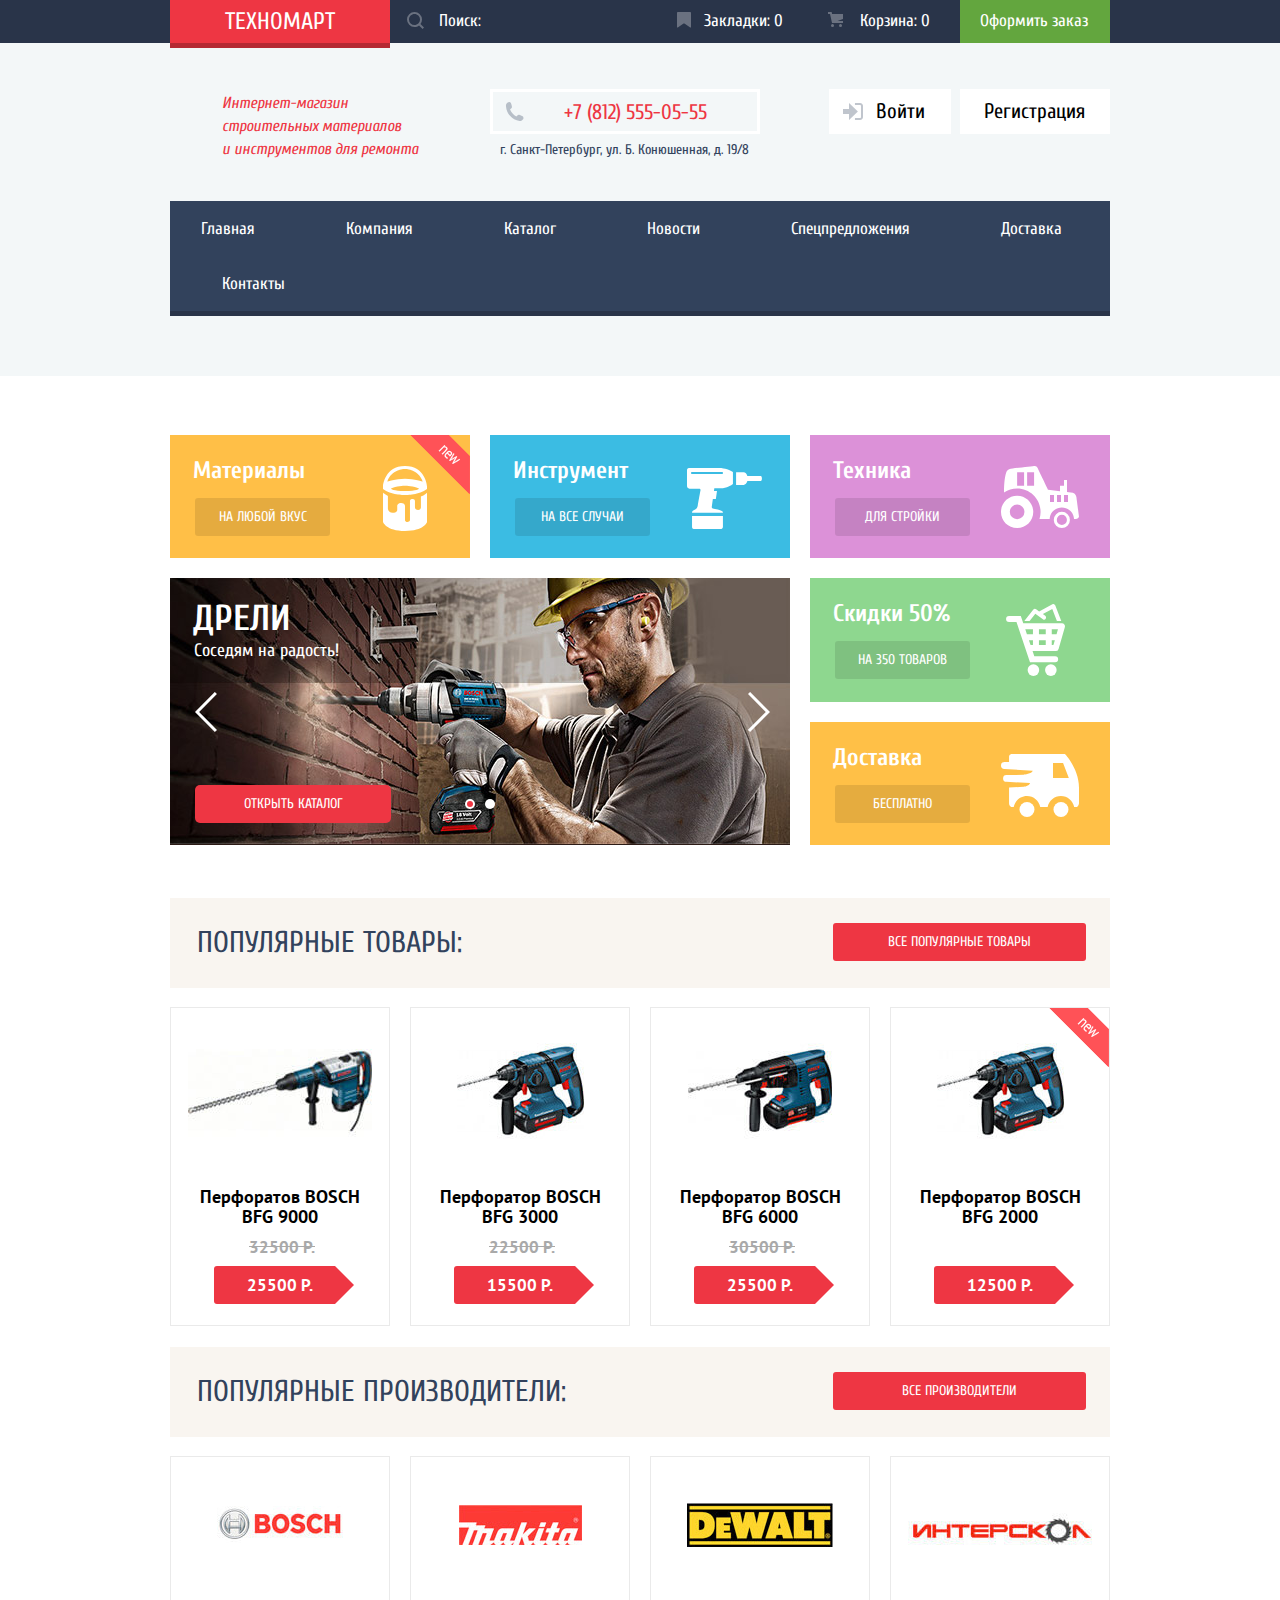
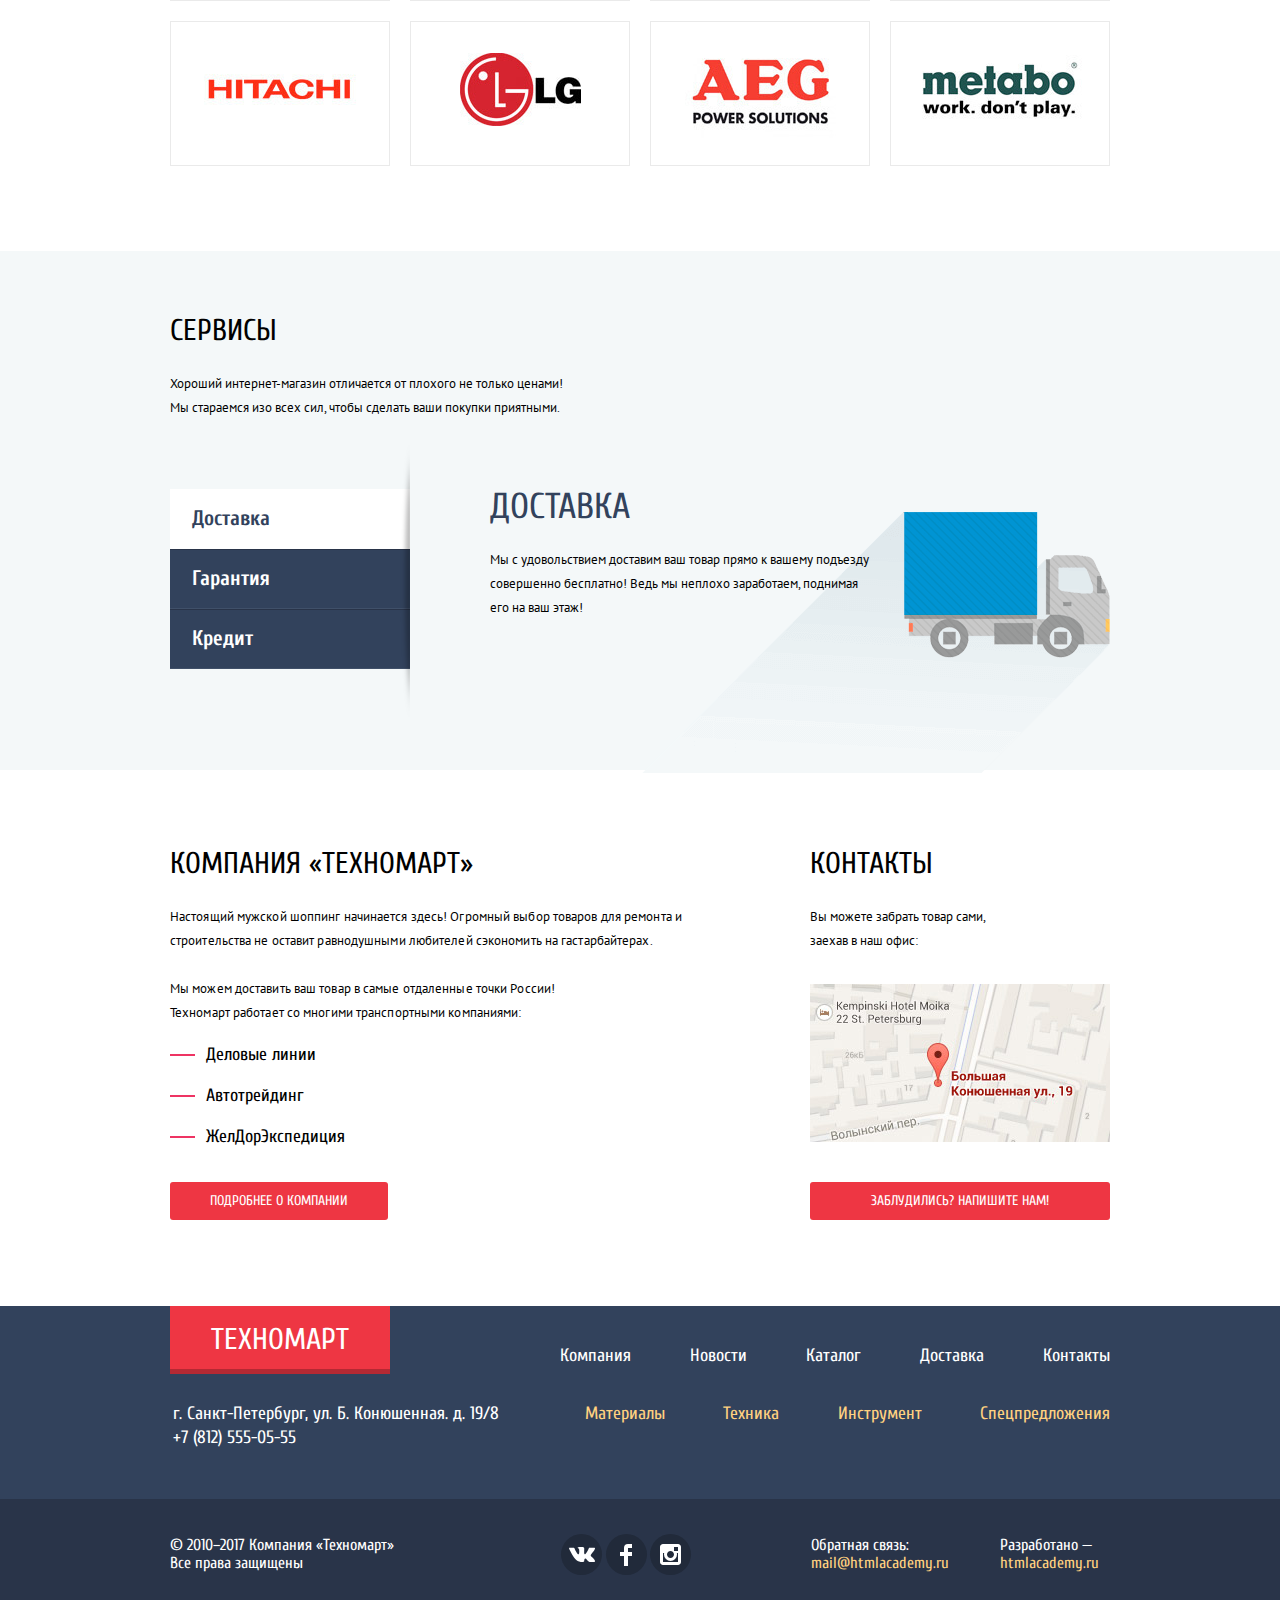
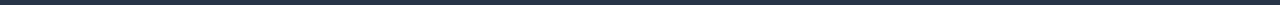
<file: index.html>
<!DOCTYPE html>
<html lang="ru">
<head>
  <meta charset="UTF-8">
  <title>Техномарт</title>
  <link href="https://fonts.googleapis.com/css?family=Cuprum:400,400i,700&amp;subset=cyrillic" rel="stylesheet">
  <link href="https://fonts.googleapis.com/css?family=PT+Sans:400,700&amp;subset=cyrillic" rel="stylesheet">
  <link href="css/normalize.css" rel="stylesheet">
  <link href="css/style.min.css" rel="stylesheet">
</head>
<body>
  <header class="main-header">
    <div class="top-header">
      <div class="container">
        <a class="header-caption">Техномарт</a>
        <form class="search-form" action="https://echo.htmlacademy.ru" method="get">
          <input type="search" name="search" placeholder="Поиск:" aria-label="Поиск по сайту">
          <svg xmlns="http://www.w3.org/2000/svg" width="17" height="17"><path fill="#fff" d="M17 15.586l-3.542-3.542A7.465 7.465 0 0 0 15 7.5 7.5 7.5 0 1 0 7.5 15c1.71 0 3.282-.579 4.544-1.542L15.586 17 17 15.586zM2 7.5C2 4.467 4.467 2 7.5 2 10.532 2 13 4.467 13 7.5c0 3.032-2.468 5.5-5.5 5.5A5.506 5.506 0 0 1 2 7.5z"/></svg>
        </form>
        <a class="bookmarks" href="bookmarks.html">Закладки: <output>0</output>
          <svg xmlns="http://www.w3.org/2000/svg" width="14" height="16"><path fill="#fff" d="M14 15c0 .55-.368.741-.818.426l-5.363-3.765c-.45-.315-1.187-.315-1.637 0L.818 15.426C.368 15.741 0 15.55 0 15V1c0-.55.45-1 1-1h12c.55 0 1 .45 1 1v14z"/></svg>
        </a>
        <a class="cart" href="cart.html">Корзина: <output>0</output>
          <svg xmlns="http://www.w3.org/2000/svg" width="15" height="15"><circle cx="4.5" cy="13.5" r="1.5" fill="#fff" /><circle cx="12.5" cy="13.5" r="1.5" fill="#fff" /><path d="M15 2H4.07l-.422-2H0v2h2.031l1.985 9H15V9H9.441L15 6.951z" fill="#fff" /></svg>
        </a>
        <a class="order" href="#">Оформить заказ</a>
      </div>
    </div>
    <div class="middle-header container">
      <h1>Интернет-магазин строительных материалов и&nbsp;инструментов для ремонта</h1>
      <div class="contacts">
        <a class="phone" href="tel:+78125550555">+7 (812) 555-05-55</a>
        <address>г. Санкт-Петербург, ул. Б. Конюшенная, д. 19/8</address>
      </div>
      <ul class="login-menu">
        <li class="login-link"><a href="#">Войти</a></li>
        <li class="registration-link"><a href="#">Регистрация</a></li>
      </ul>
      <nav class="main-navigation">
        <ul class="site-navigation">
          <li><a>Главная</a></li>
          <li><a href="#">Компания</a></li>
          <li><a href="catalog.html">Каталог</a></li>
          <li><a href="#">Новости</a></li>
          <li><a href="#">Спецпредложения</a></li>
          <li><a href="#">Доставка</a></li>
          <li><a href="#">Контакты</a></li>
        </ul>
      </nav>
    </div>
  </header>
  <main>
    <div class="container">
      <section class="offers">
        <h2 class="visually-hidden">Предложения</h2>
        <ul class="offers-list">
          <li class="offers-item new materials">
            <h3>Материалы</h3>
            <a href="#">На любой вкус</a>
          </li>
          <li class="offers-item instruments">
            <h3>Инструмент</h3>
            <a href="#">На все случаи</a>
          </li>
          <li class="offers-item technics">
            <h3>Техника</h3>
            <a href="#">Для стройки</a>
          </li>
          <li class="offers-item sale">
            <h3>Скидки 50%</h3>
            <a href="#">На 350 товаров</a>
          </li>
          <li class="offers-item delivery">
            <h3>Доставка</h3>
            <a href="#">Бесплатно</a>
          </li>
          <li class="offers-item slider">
            <input class="btn-1" type="radio" id="btn-1" name="toggle" checked>
            <input class="btn-2" type="radio" id="btn-2" name="toggle">
            <div class="slider-controls">
              <label class="slider-controls-item-1" for="btn-1"><span class="visually-hidden">Первый слайд</span></label>
              <label class="slider-controls-item-2" for="btn-2"><span class="visually-hidden">Второй слайд</span></label>
            </div>
            <label class="slider-left" for="btn-1"></label>
            <label class="slider-right" for="btn-2"></label>
            <ul class="slider-list">
              <li class="slider-item">
                <h3>Дрели</h3>
                <p>Соседям на радость!</p>
                <a class="btn catalog-btn" href="catalog.html">Открыть каталог</a>
              </li>
              <li class="slider-item">
                <h3>Перфораторы</h3>
                <p>Настоящие мужские игрушки</p>
                <a class="btn catalog-btn" href="catalog.html">Открыть каталог</a>
              </li>
            </ul>

          </li>
        </ul>
      </section>

      <section class="products">
        <h2>Популярные товары:</h2>
        <a class="btn product-btn" href="#">Все популярные товары</a>
        <ul class="catalog-list">
          <li class="catalog-item" tabindex="0">
            <div class="img-wrapper">
              <img src="img/img-bosh-bfg-9000.jpg" alt="Перфоратор BOSCH BFG 9000" width="184" height="164">
            </div>
            <h3>Перфоратов BOSCH BFG 9000</h3>
            <p class="old-price">32500 Р.</p>
            <p class="current-price">25500 Р.</p>
            <div class="catalog-btns">
              <a class="btn buy-btn" href="to-cart.html">Купить
                <svg xmlns="http://www.w3.org/2000/svg" width="15" height="15"><circle cx="4.5" cy="13.5" r="1.5" fill="#fff" /><circle cx="12.5" cy="13.5" r="1.5" fill="#fff" /><path d="M15 2H4.07l-.422-2H0v2h2.031l1.985 9H15V9H9.441L15 6.951z" fill="#fff" /></svg>
              </a>
              <a class="btn to-bookmarks-btn" href="#">В закладки</a>
            </div>
          </li>
          <li class="catalog-item" tabindex="0">
            <div class="img-wrapper">
              <img src="img/img-bosch-bfg-3000.jpg" alt="Перфоратор BOSCH BFG 3000" width="127" height="112">
            </div>
            <h3>Перфоратор BOSCH BFG 3000</h3>
            <p class="old-price">22500 Р.</p>
            <p class="current-price">15500 Р.</p>
            <div class="catalog-btns">
              <a class="btn buy-btn" href="to-cart.html">Купить
                <svg xmlns="http://www.w3.org/2000/svg" width="15" height="15"><circle cx="4.5" cy="13.5" r="1.5" fill="#fff" /><circle cx="12.5" cy="13.5" r="1.5" fill="#fff" /><path d="M15 2H4.07l-.422-2H0v2h2.031l1.985 9H15V9H9.441L15 6.951z" fill="#fff" /></svg>
              </a>
              <a class="btn to-bookmarks-btn" href="bookmarks.html">В закладки</a>
            </div>
          </li>
          <li class="catalog-item" tabindex="0">
            <div class="img-wrapper">
              <img src="img/img-bosch-bfg-6000.jpg" alt="Перфоратор BOSCH BFG 6000" width="144" height="128">
            </div>
            <h3>Перфоратор BOSCH BFG 6000</h3>
            <p class="old-price">30500 Р.</p>
            <p class="current-price">25500 Р.</p>
            <div class="catalog-btns">
              <a class="btn buy-btn" href="to-cart.html">Купить
                <svg xmlns="http://www.w3.org/2000/svg" width="15" height="15"><circle cx="4.5" cy="13.5" r="1.5" fill="#fff" /><circle cx="12.5" cy="13.5" r="1.5" fill="#fff" /><path d="M15 2H4.07l-.422-2H0v2h2.031l1.985 9H15V9H9.441L15 6.951z" fill="#fff" /></svg>
              </a>
              <a class="btn to-bookmarks-btn" href="bookmarks.html">В закладки</a>
            </div>
          </li>
          <li class="catalog-item new" tabindex="0">
            <div class="img-wrapper">
              <img src="img/img-bosch-bfg-2000.jpg" alt="Перфоратор BOSCH BFG 2000" width="127" height="112">
            </div>
            <h3>Перфоратор BOSCH BFG 2000</h3>
            <p class="old-price"></p>
            <p class="current-price">12500 Р.</p>
            <div class="catalog-btns">
              <a class="btn buy-btn" href="to-cart.html">Купить
                <svg xmlns="http://www.w3.org/2000/svg" width="15" height="15"><circle cx="4.5" cy="13.5" r="1.5" fill="#fff" /><circle cx="12.5" cy="13.5" r="1.5" fill="#fff" /><path d="M15 2H4.07l-.422-2H0v2h2.031l1.985 9H15V9H9.441L15 6.951z" fill="#fff" /></svg>
              </a>
              <a class="btn to-bookmarks-btn" href="bookmarks.html">В закладки</a>
            </div>
          </li>
        </ul>
      </section>

      <section class="manufacturers">
        <h2>Популярные производители:</h2>
        <a class="btn manufacturer-btn" href="#">Все производители</a>
        <ul class="manufacturers-list">
          <li><a href="#"><img src="img/img-bosch.jpg" alt="BOSCH" width="126" height="37"></a></li>
          <li><a href="#"><img src="img/img-makita.jpg" alt="Makita" width="123" height="40"></a></li>
          <li><a href="#"><img src="img/img-dewalt.jpg" alt="DeWALT" width="146" height="44"></a></li>
          <li><a href="#"><img src="img/img-interscol.jpg" alt="Interscol" width="200" height="88"></a></li>
          <li><a href="#"><img src="img/img-hitachi.jpg" alt="Hitachi" width="169" height="31"></a></li>
          <li><a href="#"><img src="img/img-lg.jpg" alt="LG" width="121" height="73"></a></li>
          <li><a href="#"><img src="img/img-aeg.jpg" alt="AEG" width="151" height="96"></a></li>
          <li><a href="#"><img src="img/img-metabo.jpg" alt="metabo" width="204" height="69"></a></li>
        </ul>
      </section>
    </div>

    <section class="services">
      <div class="container">
        <h2>Сервисы</h2>
        <p>Хороший интернет-магазин отличается от плохого не только ценами! Мы стараемся изо всех сил, чтобы сделать ваши покупки приятными.</p>
        <div class="services-slider">
          <input class="visually-hidden button1" type="radio" name="service-switch" id="button-1" checked>
          <input class="visually-hidden button2" type="radio" name="service-switch" id="button-2">
          <input class="visually-hidden button3" type="radio" name="service-switch" id="button-3">
          <div class="label-controls">
            <label for="button-1">Доставка</label>
            <label for="button-2">Гарантия</label>
            <label for="button-3">Кредит</label>
          </div>
          <ul class="services-description">
            <li class="delivery-item">
              <h3>Доставка</h3>
              <p>Мы с удовольствием доставим ваш товар прямо к вашему подъезду совершенно бесплатно! Ведь мы неплохо заработаем, поднимая его на ваш этаж!</p>
            </li>
            <li class="guarantee-item">
              <h3>Гарантия</h3>
              <p>Если купленный у нас товар поломается или заискрит, а также в случае пожара, спровоцированного его возгаранием, вы всегда можете быть уверены в нашей гарантии. Мы обменяем сгоревший товар на новый. Дом уж восстановите как-нибудь сами.</p>
            </li>
            <li class="credit-item">
              <h3>Кредит</h3>
              <p>Залезть в долговую яму стало проще! Кредитные&nbsp;консультанты&nbsp;придут вам на помощь.</p>
              <a class="btn btn-request" href="#">Отправить заявку</a>
            </li>
          </ul>
        </div>
      </div>
    </section>
    <div class="two-columns container">
      <section class="about-company">
        <h2>Компания «Техномарт»</h2>
        <p>Настоящий мужской шоппинг начинается здесь! Огромный выбор товаров для ремонта и строительства не оставит равнодушными любителей сэкономить на гастарбайтерах.</p>
        <p>Мы можем доставить ваш товар в самые отдаленные точки России!<br> Техномарт работает со многими транспортными компаниями:</p>
        <ul class="companies-list">
          <li>Деловые линии</li>
          <li>Автотрейдинг</li>
          <li>ЖелДорЭкспедиция</li>
        </ul>
        <a class="btn about-btn" href="#">Подробнее о компании</a>
      </section>

      <section class="contact-info">
        <h2>Контакты</h2>
        <p>Вы можете забрать товар сами,<br> заехав в наш офис:</p>
        <p><a class="map-btn" href="map.html"><img src="img/map-small.jpg" alt="ул. Большая Конюшеная, д. 19" width="300" height="158"></a></p>
        <a class="btn write-btn" href="write-us.html">Заблудились? Напишите нам!</a>
      </section>
    </div>
  </main>

  <footer class="main-footer">
    <div class="top-footer">
      <div class="container">
        <div class="column-left">
          <a class="footer-caption">Техномарт</a>
          <address>г. Санкт-Петербург, ул. Б. Конюшенная. д. 19/8
            <a href="tel:+78125550555">+7 (812) 555-05-55</a>
          </address>
        </div>
        <div class="column-right">
          <nav class="footer-navigation">
            <ul class="first-row-nav">
              <li><a href="#">Компания</a></li>
              <li><a href="#">Новости</a></li>
              <li><a href="catalog.html">Каталог</a></li>
              <li><a href="#">Доставка</a></li>
              <li><a href="#">Контакты</a></li>
            </ul>
            <ul class="second-row-nav">
              <li><a href="#">Материалы</a></li>
              <li><a href="#">Техника</a></li>
              <li><a href="#">Инструмент</a></li>
              <li><a href="#">Спецпредложения</a></li>
            </ul>
          </nav>
        </div>
      </div>
    </div>
    <div class="footer-bottom">
      <div class="container">
        <p class="copyright">© 2010–2017 Компания «Техномарт» Все права защищены</p>
        <ul class="footer-social">
          <li>
            <a class="social-button" href="#">
              <span class="visually-hidden">Вконтакте</span>
              <svg xmlns="http://www.w3.org/2000/svg" width="26" height="15"><path fill="#FFF" d="M16.138 11.51c.956-.309 2.18 2.04 3.483 2.939.978.681 1.727.534 1.727.534l3.473-.05s1.815-.112.957-1.554c-.071-.12-.503-1.069-2.585-3.022-2.177-2.043-1.882-1.712.739-5.244 1.597-2.153 2.236-3.468 2.036-4.028-.192-.539-1.365-.399-1.365-.399L20.69.713c-.381.001-.704.119-.851.515-.003.004-.621 1.666-1.445 3.079-1.741 2.989-2.436 3.148-2.724 2.961-.661-.433-.494-1.737-.494-2.664 0-2.897.432-4.105-.846-4.417-.427-.104-.739-.172-1.828-.182-1.392-.021-2.574 0-3.244.329-.445.223-.786.712-.579.74.26.035.843.16 1.155.586.401.552.389 1.789.389 1.789s.229 3.411-.54 3.834c-.528.29-1.25-.302-2.803-3.016-.793-1.388-1.392-2.922-1.392-2.922s-.116-.285-.326-.441c-.25-.185-.6-.244-.6-.244L.848.684S.29.7.085.946c-.182.218-.015.668-.015.668s2.909 6.881 6.203 10.347c3.02 3.182 6.452 2.971 6.452 2.971h1.555s.469-.054.709-.312c.224-.24.214-.691.214-.691s-.031-2.109.935-2.419z"/></svg>
            </a>
          </li>
          <li>
            <a class="social-button" href="#"><span class="visually-hidden">Фейсбук</span>
              <svg xmlns="http://www.w3.org/2000/svg" width="12" height="22"><path fill="#FFF" d="M12 4V0H8a4 4 0 0 0-4 4v4H0v4h4v10h4V12h4V8H8V4h4z"/></svg>
            </a>
          </li>
          <li>
            <a class="social-button" href="#">
              <span class="visually-hidden">Инстаграм</span>
              <svg xmlns="http://www.w3.org/2000/svg" width="21" height="21"><path fill="#FFF" d="M18 0H3C1.35 0 0 1.35 0 3v15c0 1.65 1.35 3 3 3h15c1.65 0 3-1.35 3-3V3c0-1.65-1.35-3-3-3zm-7.5 7c1.93 0 3.5 1.57 3.5 3.5S12.43 14 10.5 14 7 12.43 7 10.5 8.57 7 10.5 7zM18 18H3V9h1.181A6.504 6.504 0 0 0 4 10.5a6.5 6.5 0 1 0 13 0 6.45 6.45 0 0 0-.181-1.5H18v9zm0-11h-4V3h4v4z"/></svg>
            </a>
          </li>
        </ul>
        <p class="feedback">Обратная связь:
          <a href="mailto:mail@htmlacademy.ru">mail@htmlacademy.ru</a>
        </p>
        <p class="created-by">Разработано —
          <a href="htmlacademy.ru">htmlacademy.ru</a>
        </p>
      </div>
    </div>
  </footer>

  <section class="modal modal-feedback">
    <h2 class="visually-hidden">Напишите нам</h2>
    <form class="feedback-form" action="https://echo.htmlacademy.ru" method="post">
      <div class="inputs-wrapper">
        <p>
          <label for="user-name">Ваше имя:</label>
          <input class="feedback-modal" id="user-name" type="text" name="name" placeholder="Представьтесь, пожалуйста" pattern="[A-Za-zА-Яа-яЁё]{1,}">
        </p>
        <p>
          <label for="user-mail">Ваш E-mail:</label>
          <input class="feedback-modal" id="user-mail" type="email" name="e-mail" placeholder="Для отправки ответа">
        </p>
        <p>
          <label for="user-text">Текст письма:</label>
          <textarea class="feedback-modal" id="user-text" name="text" rows="5" placeholder="В свободной форме"></textarea>
        </p>
      </div>
      <p class="btn-wrapper">
        <button class="btn feedback-btn" type="submit">Отправить</button>
      </p>
    </form>
    <button class="modal-close" type="button">Закрыть</button>
  </section>

  <section class="modal modal-map">
    <h2 class="visually-hidden">Как до нас добраться</h2>
    <iframe src="https://www.google.com/maps/embed?pb=!1m18!1m12!1m3!1d1998.6037872533277!2d30.320858716096975!3d59.93871648187614!2m3!1f0!2f0!3f0!3m2!1i1024!2i768!4f13.1!3m3!1m2!1s0x4696310fca145cc1%3A0x42b32648d8238007!2z0JHQvtC70YzRiNCw0Y8g0JrQvtC90Y7RiNC10L3QvdCw0Y8g0YPQuy4sIDE5LzgsINCh0LDQvdC60YIt0J_QtdGC0LXRgNCx0YPRgNCzLCAxOTExODY!5e0!3m2!1sru!2sru!4v1544783456392" width="940" height="446" allowfullscreen></iframe>
    <p>
      <img src="img/map-big.jpg" width="940" height="446" alt="Офис компании по адресу ул. Большая Конюшенная 19/8, Санкт-Петербург">
    </p>
    <button class="modal-close" type="button">Закрыть</button>
  </section>

  <section class="modal modal-added-to-card">
    <h2>Товар добавлен в корзину!</h2>
    <p class="btn-wrapper">
      <a class="btn checkout-btn" href="#">Оформить заказ</a>
      <a class="btn continue-btn" href="#">Продолжить покупки</a>
    </p>
    <button class="modal-close" type="button">
      Закрыть
    </button>
  </section>
  <script src="js/script.min.js"></script>
</body>
</html>
</file>
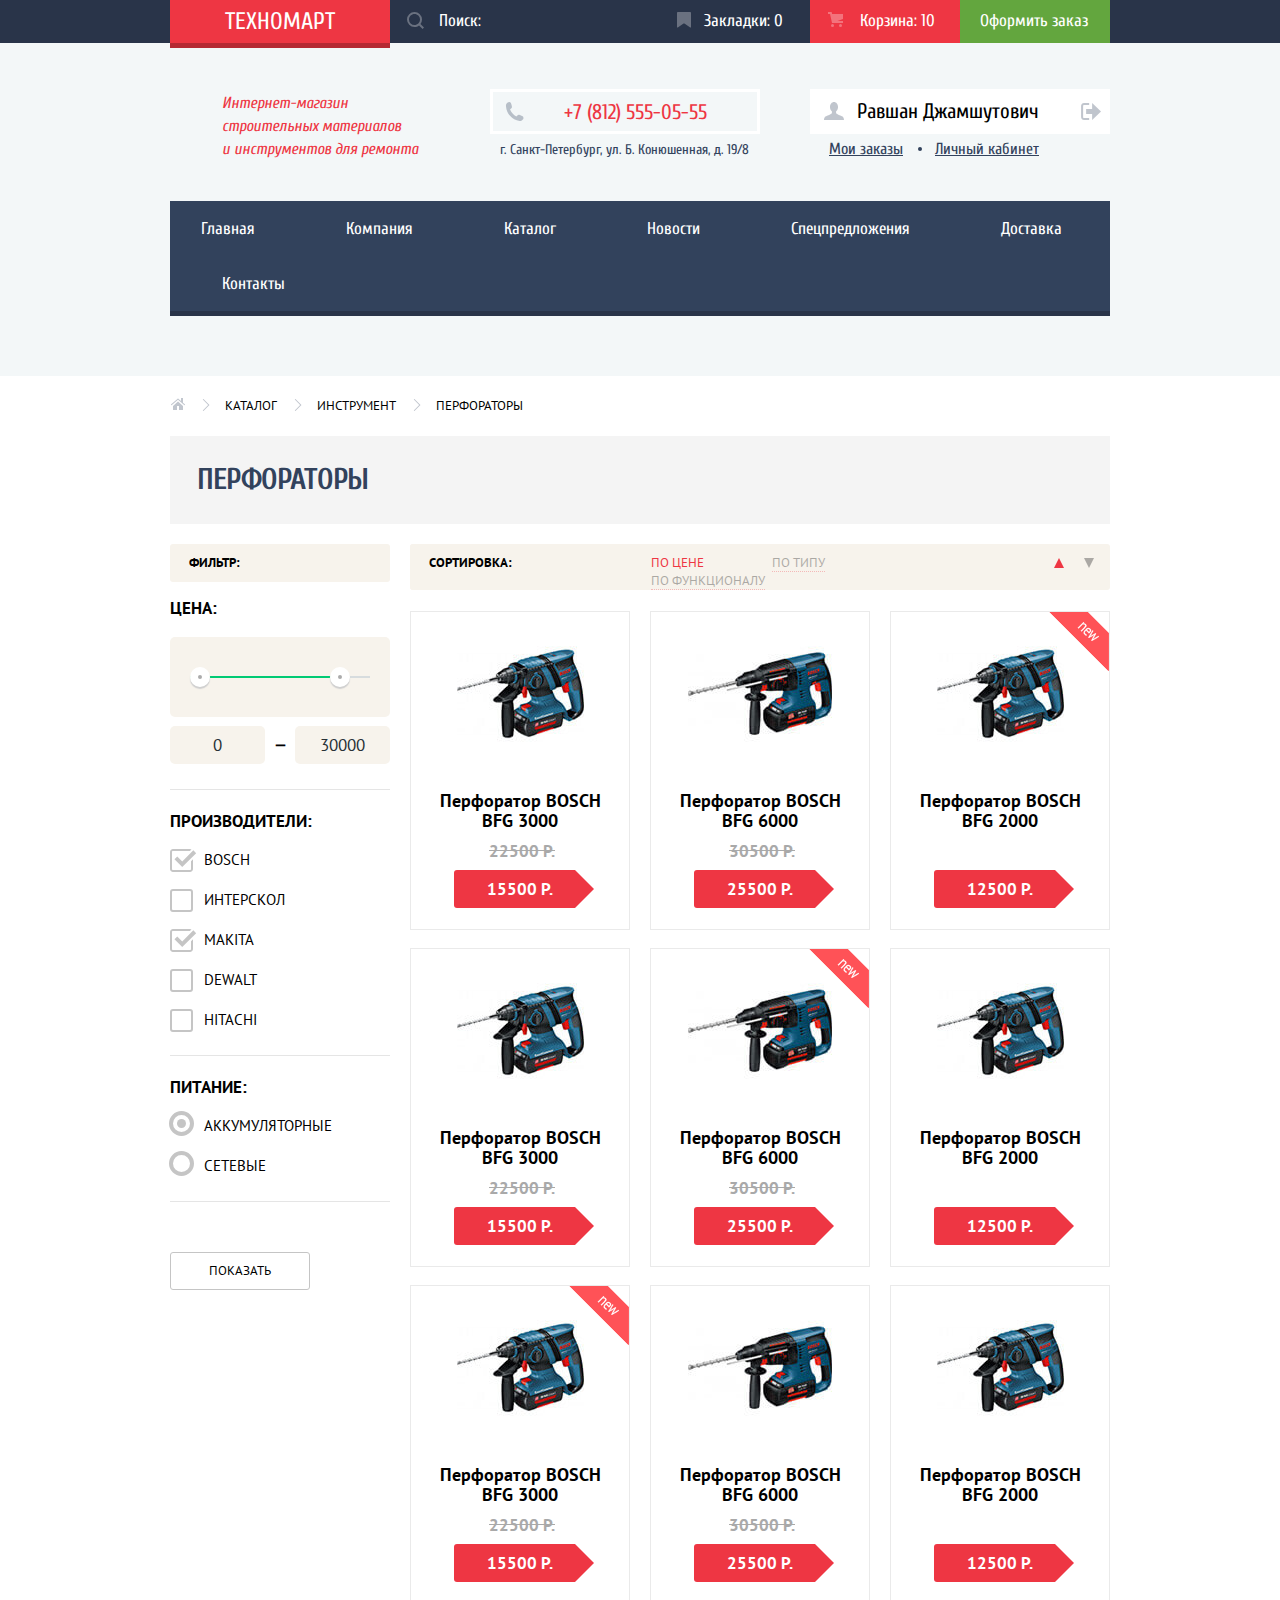
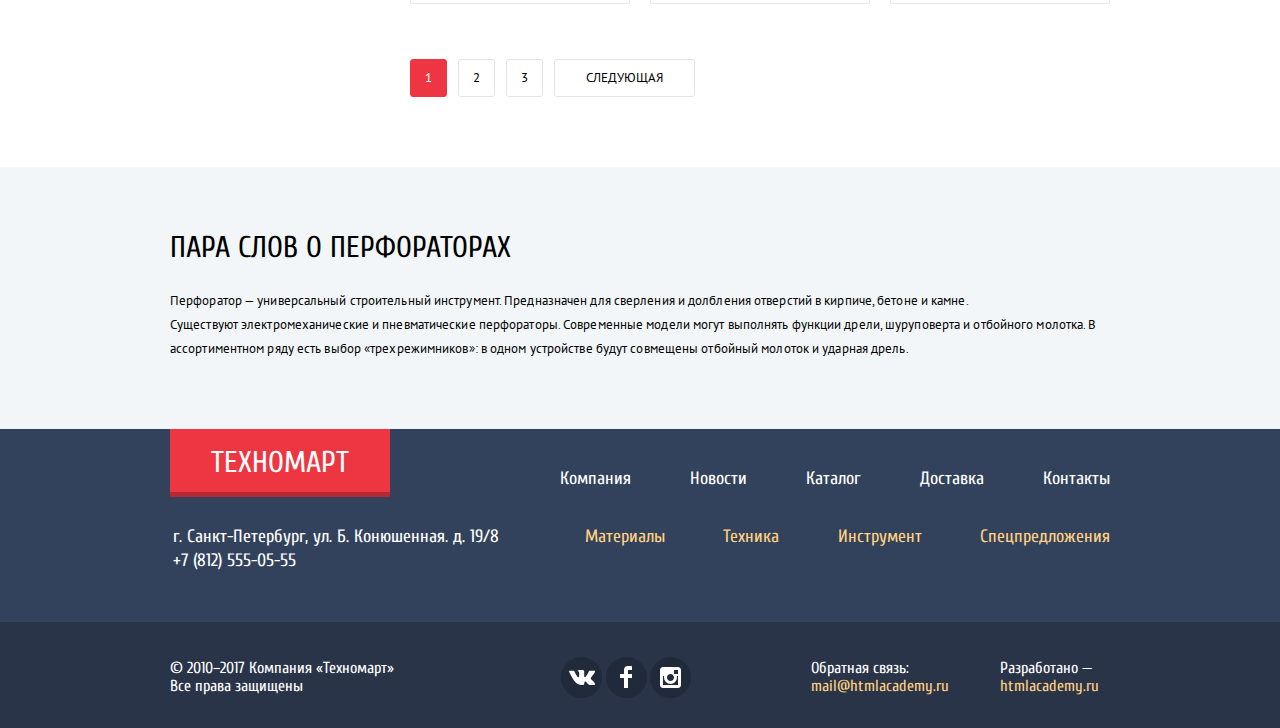
<file: catalog.html>
<!DOCTYPE html>
<html lang="ru">
<head>
  <meta charset="UTF-8">
  <title>Техномарт</title>
  <link href="https://fonts.googleapis.com/css?family=Cuprum:400,400i,700&amp;subset=cyrillic" rel="stylesheet">
  <link href="https://fonts.googleapis.com/css?family=PT+Sans:400,700&amp;subset=cyrillic" rel="stylesheet">
  <link href="css/normalize.css" rel="stylesheet">
  <link href="css/style.min.css" rel="stylesheet">
</head>
<body class="inner-page">
  <header class="main-header">
    <div class="top-header">
      <div class="container">
        <a class="header-caption" href="index.html">Техномарт</a>
        <form class="search-form" action="https://echo.htmlacademy.ru" method="post">
          <input type="search" name="search" placeholder="Поиск:" aria-label="Поиск по сайту">
          <svg xmlns="http://www.w3.org/2000/svg" width="17" height="17"><path fill="#fff" d="M17 15.586l-3.542-3.542A7.465 7.465 0 0 0 15 7.5 7.5 7.5 0 1 0 7.5 15c1.71 0 3.282-.579 4.544-1.542L15.586 17 17 15.586zM2 7.5C2 4.467 4.467 2 7.5 2 10.532 2 13 4.467 13 7.5c0 3.032-2.468 5.5-5.5 5.5A5.506 5.506 0 0 1 2 7.5z"/></svg>
        </form>
        <a class="bookmarks" href="bookmarks.html">Закладки: <output>0</output>
          <svg xmlns="http://www.w3.org/2000/svg" width="14" height="16"><path fill="#fff" d="M14 15c0 .55-.368.741-.818.426l-5.363-3.765c-.45-.315-1.187-.315-1.637 0L.818 15.426C.368 15.741 0 15.55 0 15V1c0-.55.45-1 1-1h12c.55 0 1 .45 1 1v14z"/></svg>
        </a>
        <a class="cart not-empty" href="cart.html">Корзина: <output>10</output>
          <svg xmlns="http://www.w3.org/2000/svg" width="15" height="15"><circle cx="4.5" cy="13.5" r="1.5" fill="#fff" /><circle cx="12.5" cy="13.5" r="1.5" fill="#fff" /><path d="M15 2H4.07l-.422-2H0v2h2.031l1.985 9H15V9H9.441L15 6.951z" fill="#fff" /></svg>
        </a>
        <a class="order" href="#">Оформить заказ</a>
      </div>
    </div>
    <div class="middle-header container">
      <h1>Интернет-магазин строительных материалов и&nbsp;инструментов для ремонта</h1>
      <div class="contacts">
        <a class="phone" href="tel:+78125550555">+7 (812) 555-05-55</a>
        <address>г. Санкт-Петербург, ул. Б. Конюшенная, д. 19/8</address>
      </div>
      <div class="logged">
        <ul class="login-menu">
          <li class="logged-link"><a href="#">Равшан Джамшутович</a></li>
          <li class="logout-btn">
            <a href="#">
              <svg xmlns="http://www.w3.org/2000/svg" width="21" height="17"><g fill="#32425C"><path d="M21 8.5L12.125 0v6h-6v5h6v6z"/><path d="M3.106 13.952V3.048c.018-.376.171-1.057 1.01-1.057h5.027V0H4.116C1.938 0 1.112 1.81 1.087 3.027v10.946C1.112 15.189 1.938 17 4.116 17h5.027v-1.99H4.116c-.839 0-.992-.683-1.01-1.058z"/></g></svg>
            </a>
          </li>
        </ul>
        <ul class="logged-list">
          <li><a href="#">Мои заказы</a></li>
          <li><a href="#">Личный кабинет</a></li>
        </ul>
      </div>
      <nav class="main-navigation">
        <ul class="site-navigation">
          <li><a href="index.html">Главная</a></li>
          <li><a href="#">Компания</a></li>
          <li><a>Каталог</a></li>
          <li><a href="#">Новости</a></li>
          <li><a href="#">Спецпредложения</a></li>
          <li><a href="#">Доставка</a></li>
          <li><a href="#">Контакты</a></li>
        </ul>
      </nav>
    </div>
  </header>

  <main>
    <div class="container">
      <ul class="breadcrumbs">
        <li><a href="index.html"><span class="visually-hidden">На главную</span>
          <svg xmlns="http://www.w3.org/2000/svg" width="15" height="12"><g fill="#C1C6CE"><path d="M3 8v4h4V8h2v4h4V8L8 3.516z"/><path d="M14.831 6.365L13 4.751V0h-2v2.987L8.332.635c-.02-.017-.043-.023-.064-.037a.465.465 0 0 0-.08-.047.551.551 0 0 0-.095-.024C8.062.521 8.032.515 8 .515c-.031 0-.061.006-.092.012a.46.46 0 0 0-.095.025c-.028.011-.053.029-.08.046-.021.014-.045.02-.064.037l-6.498 5.73a.501.501 0 0 0 .33.875.497.497 0 0 0 .331-.125L8 1.677l6.169 5.438a.501.501 0 0 0 .662-.75z"/></g></svg>
        </a></li>
        <li><a href="#">Каталог</a></li>
        <li><a href="#">Инструмент</a></li>
        <li><a>Перфораторы</a></li>
      </ul>

      <h1 class="page-title">Перфораторы</h1>
      <div class="catalog-columns">
        <section class="filters">
          <h2>Фильтр:</h2>
          <form action="https://echo.htmlacademy.ru" class="filter" method="get">
            <fieldset class="filter-item">
              <legend>Цена:</legend>
              <div class="range-filter">
                <div class="range-controls">
                  <div class="scale">
                    <div class="bar"></div>
                  </div>
                  <div class="toggle toggle-min"></div>
                  <div class="toggle toggle-max"></div>
                </div>
                <div class="price-controls">
                  <label class="min-price"><span class="visually-hidden">от</span><input type="text" class="input-price-field" id="min-price-field" name="min-price" min="0" max="30000" value="0"></label>
                  <label class="max-price"><span class="visually-hidden">до</span><input type="text" name="max-price" class="input-price-field" id="max-price-field" min="0" max="30000" value="30000"></label>
                </div>
              </div>
            </fieldset>

            <fieldset>
              <legend>Производители:</legend>
              <ul>
                <li class="filter-option">
                  <input class="visually-hidden filter-input filter-input-checkbox" type="checkbox" name="bosch" id="filter-bosch" checked>
                  <label for="filter-bosch">Bosch</label>
                </li>
                <li class="filter-option">
                  <input class="visually-hidden filter-input filter-input-checkbox" type="checkbox" name="interscol" id="filter-interscol">
                  <label for="filter-interscol">Интерскол</label>
                </li>
                <li class="filter-option">
                  <input class="visually-hidden filter-input filter-input-checkbox" type="checkbox" name="makita" id="filter-makita" checked>
                  <label for="filter-makita">Makita</label>
                </li>
                <li class="filter-option">
                  <input class="visually-hidden filter-input filter-input-checkbox" type="checkbox" name="dewalt" id="filter-dewalt">
                  <label for="filter-dewalt">Dewalt</label>
                </li>
                <li class="filter-option">
                  <input class="visually-hidden filter-input filter-input-checkbox" type="checkbox" name="hitachi" id="filter-hitachi">
                  <label for="filter-hitachi">hitachi</label>
                </li>
              </ul>
            </fieldset>

            <fieldset>
              <legend>Питание:</legend>
              <ul>
                <li class="filter-option">
                  <input class="visually-hidden filter-input filter-input-radio" type="radio" name="supply" value="battery" id="filter-battery" checked>
                  <label for="filter-battery">Аккумуляторные</label>
                </li>
                <li class="filter-option">
                  <input class="visually-hidden filter-input filter-input-radio" type="radio" name="supply" value="circuit" id="filter-circuit">
                  <label for="filter-circuit">Сетевые</label>
                </li>
              </ul>
            </fieldset>

            <button class="btn filter-btn" type="submit">Показать</button>
          </form>
        </section>

        <section class="catalog">
          <div class="sort">
            <h2>Сортировка:</h2>
            <ul class="sort-list">
              <li class="sort-current"><a href="#">По цене</a></li>
              <li><a href="#">По типу</a></li>
              <li><a href="#">По функционалу</a></li>
            </ul>
            <ul class="sort-arrows">
              <li class="sort-current"><a href="#"><span class="visually-hidden">по возрастанию</span>
                <svg width="10" height="10"><polygon points="0,10 5,0 10,10"/></svg>
              </a></li>
              <li><a href="#"><span class="visually-hidden">По убыванию</span>
                <svg width="10" height="10"><polygon points="0,0 10,0 5,10"/></svg>
              </a></li>
            </ul>
          </div>

          <ul class="catalog-list">
            <li class="catalog-item">
              <div class="img-wrapper">
                <img src="img/img-bosch-bfg-3000.jpg" alt="Перфоратор BOSCH BFG 3000" width="127" height="112">
              </div>
              <h3>Перфоратор BOSCH BFG 3000</h3>
              <p class="old-price">22500 Р.</p>
              <p class="current-price">15500 Р.</p>
              <div class="catalog-btns">
                <a class="btn buy-btn" href="to-cart.html">Купить
                  <svg xmlns="http://www.w3.org/2000/svg" width="15" height="15"><circle cx="4.5" cy="13.5" r="1.5" fill="#fff" /><circle cx="12.5" cy="13.5" r="1.5" fill="#fff" /><path d="M15 2H4.07l-.422-2H0v2h2.031l1.985 9H15V9H9.441L15 6.951z" fill="#fff" /></svg>
                </a>
                <a class="btn to-bookmarks-btn" href="bookmarks.html">В закладки</a>
              </div>
            </li>
            <li class="catalog-item">
              <div class="img-wrapper">
                <img src="img/img-bosch-bfg-6000.jpg" alt="Перфоратор BOSCH BFG 6000" width="144" height="128">
              </div>
              <h3>Перфоратор BOSCH BFG 6000</h3>
              <p class="old-price">30500 Р.</p>
              <p class="current-price">25500 Р.</p>
              <div class="catalog-btns">
                <a class="btn buy-btn" href="to-cart.html">Купить
                  <svg xmlns="http://www.w3.org/2000/svg" width="15" height="15"><circle cx="4.5" cy="13.5" r="1.5" fill="#fff" /><circle cx="12.5" cy="13.5" r="1.5" fill="#fff" /><path d="M15 2H4.07l-.422-2H0v2h2.031l1.985 9H15V9H9.441L15 6.951z" fill="#fff" /></svg>
                </a>
                <a class="btn to-bookmarks-btn" href="bookmarks.html">В закладки</a>
              </div>
            </li>
            <li class="catalog-item new">
              <div class="img-wrapper">
                <img src="img/img-bosch-bfg-2000.jpg" alt="Перфоратор BOSCH BFG 2000" width="127" height="112">
              </div>
              <h3>Перфоратор BOSCH BFG 2000</h3>
              <p class="old-price"></p>
              <p class="current-price">12500 Р.</p>
              <div class="catalog-btns">
                <a class="btn buy-btn" href="to-cart.html">Купить
                  <svg xmlns="http://www.w3.org/2000/svg" width="15" height="15"><circle cx="4.5" cy="13.5" r="1.5" fill="#fff" /><circle cx="12.5" cy="13.5" r="1.5" fill="#fff" /><path d="M15 2H4.07l-.422-2H0v2h2.031l1.985 9H15V9H9.441L15 6.951z" fill="#fff" /></svg>
                </a>
                <a class="btn to-bookmarks-btn" href="bookmarks.html">В закладки</a>
              </div>
            </li>
            <li class="catalog-item">
              <div class="img-wrapper">
                <img src="img/img-bosch-bfg-3000.jpg" alt="Перфоратор BOSCH BFG 3000" width="127" height="112">
              </div>
              <h3>Перфоратор BOSCH BFG 3000</h3>
              <p class="old-price">22500 Р.</p>
              <p class="current-price">15500 Р.</p>
              <div class="catalog-btns">
                <a class="btn buy-btn" href="to-cart.html">Купить
                  <svg xmlns="http://www.w3.org/2000/svg" width="15" height="15"><circle cx="4.5" cy="13.5" r="1.5" fill="#fff" /><circle cx="12.5" cy="13.5" r="1.5" fill="#fff" /><path d="M15 2H4.07l-.422-2H0v2h2.031l1.985 9H15V9H9.441L15 6.951z" fill="#fff" /></svg>
                </a>
                <a class="btn to-bookmarks-btn" href="bookmarks.html">В закладки</a>
              </div>
            </li>
            <li class="catalog-item new">
              <div class="img-wrapper">
                <img src="img/img-bosch-bfg-6000.jpg" alt="Перфоратор BOSCH BFG 6000" width="144" height="128">
              </div>
              <h3>Перфоратор BOSCH BFG 6000</h3>
              <p class="old-price">30500 Р.</p>
              <p class="current-price">25500 Р.</p>
              <div class="catalog-btns">
                <a class="btn buy-btn" href="to-cart.html">Купить
                  <svg xmlns="http://www.w3.org/2000/svg" width="15" height="15"><circle cx="4.5" cy="13.5" r="1.5" fill="#fff" /><circle cx="12.5" cy="13.5" r="1.5" fill="#fff" /><path d="M15 2H4.07l-.422-2H0v2h2.031l1.985 9H15V9H9.441L15 6.951z" fill="#fff" /></svg>
                </a>
                <a class="btn to-bookmarks-btn" href="bookmarks.html">В закладки</a>
              </div>
            </li>
            <li class="catalog-item">
              <div class="img-wrapper">
                <img src="img/img-bosch-bfg-2000.jpg" alt="Перфоратор BOSCH BFG 2000" width="127" height="112">
              </div>
              <h3>Перфоратор BOSCH BFG 2000</h3>
              <p class="old-price"></p>
              <p class="current-price">12500 Р.</p>
              <div class="catalog-btns">
                <a class="btn buy-btn" href="to-cart.html">Купить
                  <svg xmlns="http://www.w3.org/2000/svg" width="15" height="15"><circle cx="4.5" cy="13.5" r="1.5" fill="#fff" /><circle cx="12.5" cy="13.5" r="1.5" fill="#fff" /><path d="M15 2H4.07l-.422-2H0v2h2.031l1.985 9H15V9H9.441L15 6.951z" fill="#fff" /></svg>
                </a>
                <a class="btn to-bookmarks-btn" href="bookmarks.html">В закладки</a>
              </div>
            </li>
            <li class="catalog-item new">
              <div class="img-wrapper">
                <img src="img/img-bosch-bfg-3000.jpg" alt="Перфоратор BOSCH BFG 3000" width="127" height="112">
              </div>
              <h3>Перфоратор BOSCH BFG 3000</h3>
              <p class="old-price">22500 Р.</p>
              <p class="current-price">15500 Р.</p>
              <div class="catalog-btns">
                <a class="btn buy-btn" href="to-cart.html">Купить
                  <svg xmlns="http://www.w3.org/2000/svg" width="15" height="15"><circle cx="4.5" cy="13.5" r="1.5" fill="#fff" /><circle cx="12.5" cy="13.5" r="1.5" fill="#fff" /><path d="M15 2H4.07l-.422-2H0v2h2.031l1.985 9H15V9H9.441L15 6.951z" fill="#fff" /></svg>
                </a>
                <a class="btn to-bookmarks-btn" href="bookmarks.html">В закладки</a>
              </div>
            </li>
            <li class="catalog-item">
              <div class="img-wrapper">
                <img src="img/img-bosch-bfg-6000.jpg" alt="Перфоратор BOSCH BFG 6000" width="144" height="128">
              </div>
              <h3>Перфоратор BOSCH BFG 6000</h3>
              <p class="old-price">30500 Р.</p>
              <p class="current-price">25500 Р.</p>
              <div class="catalog-btns">
                <a class="btn buy-btn" href="to-cart.html">Купить
                  <svg xmlns="http://www.w3.org/2000/svg" width="15" height="15"><circle cx="4.5" cy="13.5" r="1.5" fill="#fff" /><circle cx="12.5" cy="13.5" r="1.5" fill="#fff" /><path d="M15 2H4.07l-.422-2H0v2h2.031l1.985 9H15V9H9.441L15 6.951z" fill="#fff" /></svg>
                </a>
                <a class="btn to-bookmarks-btn" href="bookmarks.html">В закладки</a>
              </div>
            </li>
            <li class="catalog-item">
              <div class="img-wrapper">
                <img src="img/img-bosch-bfg-2000.jpg" alt="Перфоратор BOSCH BFG 2000" width="127" height="112">
              </div>
              <h3>Перфоратор BOSCH BFG 2000</h3>
              <p class="old-price"></p>
              <p class="current-price">12500 Р.</p>
              <div class="catalog-btns">
                <a class="btn buy-btn" href="to-cart.html">Купить
                  <svg xmlns="http://www.w3.org/2000/svg" width="15" height="15"><circle cx="4.5" cy="13.5" r="1.5" fill="#fff" /><circle cx="12.5" cy="13.5" r="1.5" fill="#fff" /><path d="M15 2H4.07l-.422-2H0v2h2.031l1.985 9H15V9H9.441L15 6.951z" fill="#fff" /></svg>
                </a>
                <a class="btn to-bookmarks-btn" href="bookmarks.html">В закладки</a>
              </div>
            </li>
          </ul>
          <ul class="pagination-list">
            <li class="pagination-item pagination-item-current"><a>1</a></li>
            <li class="pagination-item"><a href="#">2</a></li>
            <li class="pagination-item"><a href="#">3</a></li>
            <li class="pagination-item pagination-item-next"><a href="#">Следующая</a></li>
          </ul>
        </section>
      </div>
    </div>
    <section class="about-product">
      <div class="container">
        <h2>Пара слов о перфораторах</h2>
        <p>Перфоратор — универсальный строительный инструмент. Предназначен для сверления и долбления отверстий в кирпиче, бетоне и камне. Существуют&nbsp;электромеханические и пневматические перфораторы. Современные модели могут выполнять функции дрели, шуруповерта и отбойного молотка. В ассортиментном ряду есть выбор «трехрежимников»: в одном устройстве будут совмещены отбойный молоток и ударная дрель.</p>
      </div>
    </section>
  </main>

  <footer class="main-footer">
    <div class="top-footer">
      <div class="container">
        <div class="column-left">
          <a class="footer-caption" href="index.html">Техномарт</a>
          <address>г. Санкт-Петербург, ул. Б. Конюшенная. д. 19/8
            <a href="tel:+78125550555">+7 (812) 555-05-55</a>
          </address>
        </div>
        <div class="column-right">
          <nav class="footer-navigation">
            <ul class="first-row-nav">
              <li><a href="#">Компания</a></li>
              <li><a href="#">Новости</a></li>
              <li><a href="#">Каталог</a></li>
              <li><a href="#">Доставка</a></li>
              <li><a href="#">Контакты</a></li>
            </ul>
            <ul class="second-row-nav">
              <li><a href="#">Материалы</a></li>
              <li><a href="#">Техника</a></li>
              <li><a href="#">Инструмент</a></li>
              <li><a href="#">Спецпредложения</a></li>
            </ul>
          </nav>
        </div>
      </div>
    </div>
    <div class="footer-bottom">
      <div class="container">
        <p class="copyright">© 2010–2017 Компания «Техномарт» Все права защищены</p>
        <ul class="footer-social">
          <li>
            <a class="social-button" href="#">
              <span class="visually-hidden">Вконтакте</span>
              <svg xmlns="http://www.w3.org/2000/svg" width="26" height="15"><path fill="#FFF" d="M16.138 11.51c.956-.309 2.18 2.04 3.483 2.939.978.681 1.727.534 1.727.534l3.473-.05s1.815-.112.957-1.554c-.071-.12-.503-1.069-2.585-3.022-2.177-2.043-1.882-1.712.739-5.244 1.597-2.153 2.236-3.468 2.036-4.028-.192-.539-1.365-.399-1.365-.399L20.69.713c-.381.001-.704.119-.851.515-.003.004-.621 1.666-1.445 3.079-1.741 2.989-2.436 3.148-2.724 2.961-.661-.433-.494-1.737-.494-2.664 0-2.897.432-4.105-.846-4.417-.427-.104-.739-.172-1.828-.182-1.392-.021-2.574 0-3.244.329-.445.223-.786.712-.579.74.26.035.843.16 1.155.586.401.552.389 1.789.389 1.789s.229 3.411-.54 3.834c-.528.29-1.25-.302-2.803-3.016-.793-1.388-1.392-2.922-1.392-2.922s-.116-.285-.326-.441c-.25-.185-.6-.244-.6-.244L.848.684S.29.7.085.946c-.182.218-.015.668-.015.668s2.909 6.881 6.203 10.347c3.02 3.182 6.452 2.971 6.452 2.971h1.555s.469-.054.709-.312c.224-.24.214-.691.214-.691s-.031-2.109.935-2.419z"/></svg>
            </a>
          </li>
          <li>
            <a class="social-button" href="#"><span class="visually-hidden">Фейсбук</span>
              <svg xmlns="http://www.w3.org/2000/svg" width="12" height="22"><path fill="#FFF" d="M12 4V0H8a4 4 0 0 0-4 4v4H0v4h4v10h4V12h4V8H8V4h4z"/></svg>
            </a>
          </li>
          <li>
            <a class="social-button" href="#">
              <span class="visually-hidden">Инстаграм</span>
              <svg xmlns="http://www.w3.org/2000/svg" width="21" height="21"><path fill="#FFF" d="M18 0H3C1.35 0 0 1.35 0 3v15c0 1.65 1.35 3 3 3h15c1.65 0 3-1.35 3-3V3c0-1.65-1.35-3-3-3zm-7.5 7c1.93 0 3.5 1.57 3.5 3.5S12.43 14 10.5 14 7 12.43 7 10.5 8.57 7 10.5 7zM18 18H3V9h1.181A6.504 6.504 0 0 0 4 10.5a6.5 6.5 0 1 0 13 0 6.45 6.45 0 0 0-.181-1.5H18v9zm0-11h-4V3h4v4z"/></svg>
            </a>
          </li>
        </ul>
        <p class="feedback">Обратная связь:
          <a href="mailto:mail@htmlacademy.ru">mail@htmlacademy.ru</a>
        </p>
        <p class="created-by">Разработано —
          <a href="htmlacademy.ru">htmlacademy.ru</a>
        </p>
      </div>
    </div>
  </footer>

  <section class="modal modal-feedback">
    <h2 class="visually-hidden">Напишите нам</h2>
    <form class="feedback-form" action="https://echo.htmlacademy.ru" method="post">
      <div class="inputs-wrapper">
        <p>
          <label for="user-name">Ваше имя:</label>
          <input class="feedback-modal" id="user-name" type="text" name="name" placeholder="Представьтесь, пожалуйста" pattern="[A-Za-zА-Яа-яЁё]{1,}">
        </p>
        <p>
          <label for="user-mail">Ваш E-mail:</label>
          <input class="feedback-modal" id="user-mail" type="email" name="e-mail" placeholder="Для отправки ответа">
        </p>
        <p>
          <label for="user-text">Текст письма:</label>
          <textarea class="feedback-modal" id="user-text" name="text" rows="5" placeholder="В свободной форме"></textarea>
        </p>
      </div>
      <p class="btn-wrapper">
        <button class="btn feedback-btn" type="submit">Отправить</button>
      </p>
    </form>
    <button class="modal-close" type="button">Закрыть</button>
  </section>

  <section class="modal modal-map">
    <h2 class="visually-hidden">Как до нас добраться</h2>
    <iframe src="https://www.google.com/maps/embed?pb=!1m18!1m12!1m3!1d1998.6037872533277!2d30.320858716096975!3d59.93871648187614!2m3!1f0!2f0!3f0!3m2!1i1024!2i768!4f13.1!3m3!1m2!1s0x4696310fca145cc1%3A0x42b32648d8238007!2z0JHQvtC70YzRiNCw0Y8g0JrQvtC90Y7RiNC10L3QvdCw0Y8g0YPQuy4sIDE5LzgsINCh0LDQvdC60YIt0J_QtdGC0LXRgNCx0YPRgNCzLCAxOTExODY!5e0!3m2!1sru!2sru!4v1544783456392" width="940" height="446" allowfullscreen></iframe>
    <p>
      <img src="img/map-big.jpg" width="940" height="446" alt="Офис компании по адресу ул. Большая Конюшенная 19/8, Санкт-Петербург">
    </p>
    <button class="modal-close" type="button">Закрыть</button>
  </section>

  <section class="modal modal-added-to-card">
    <h2>Товар добавлен в корзину!</h2>
    <p class="btn-wrapper">
      <a class="btn checkout-btn" href="#">Оформить заказ</a>
      <a class="btn continue-btn" href="#">Продолжить покупки</a>
    </p>
    <button class="modal-close" type="button">
      Закрыть
    </button>
  </section>
  <script src="js/script.min.js"></script>
</body>
</html>
</file>
<file: css/style.min.css>
html{-webkit-box-sizing:border-box;box-sizing:border-box}*,::before,::after{-webkit-box-sizing:inherit;box-sizing:inherit}body{margin:0;font-weight:400;font-size:13px;line-height:24px;font-family:"Cuprum","Arial",sans-serif;color:#000;background-color:#fff;word-wrap:break-word}a{text-decoration:none}img{max-width:100%;height:auto}.visually-hidden,input[type=checkbox].visually-hidden,input[type=radio].visually-hidden{position:absolute;width:1px;height:1px;margin:-1px;padding:0;overflow:hidden;white-space:nowrap;border:0;clip:rect(0 0 0 0);clip-path:inset(100%);-webkit-clip-path:inset(100%)}.btn{font-size:14px;line-height:18px;vertical-align:middle;text-align:center;color:#fff;text-transform:uppercase;background-color:#ee3643}.btn:hover,.btn:focus{background-color:#ca2c37}.btn:active{background-color:#ba2732}.container{width:960px;margin:0 auto;padding:0 10px}.main-header{margin-bottom:59px;font-size:17px;line-height:18px;background-color:#f3f7f8}.inner-page .main-header{margin-bottom:21px}.top-header{background-color:#293449}.top-header .container{display:-webkit-box;display:-ms-flexbox;display:flex;-webkit-flex-wrap:wrap;-moz-flex-wrap:wrap;-ms-flex-wrap:wrap;-o-flex-wrap:wrap;flex-wrap:wrap;margin-bottom:46px}.top-header a{color:#fff}.header-caption{position:relative;padding:10px 55px 8px;font-size:24px;line-height:24px;text-transform:uppercase;background-color:#ee3643}.header-caption::after{content:"";position:absolute;right:0;bottom:-5px;left:0;height:5px;background-color:#b52933}.header-caption:hover,.header-caption:focus{background-color:#ca2c37}.header-caption:hover::after,.header-caption:focus::after{background-color:#9a212a}.header-caption:active{background-color:#ba2732}.header-caption:active::after{background-color:#8e1e26}.search-form{position:relative}.search-form svg{position:absolute;top:12px;left:17px;width:17px;height:17px;opacity:.3}.search-form input{width:270px;min-height:42px;padding:11px 49px 12px;background-color:#293449;border:0}.search-form input::-webkit-input-placeholder{color:#fff}.search-form input:-ms-input-placeholder{color:#fff}.search-form input::-ms-input-placeholder{color:#fff}.search-form input::placeholder{color:#fff}.search-form input:hover{background-color:#212a3a}.search-form input:hover+svg,.search-form input:focus+svg{opacity:1}.search-form input:focus{background-color:#fff;outline:0}.search-form input:focus+svg path{opacity:1;fill:#ee3643}.search-form input:focus::-webkit-input-placeholder{color:#000}.search-form input:focus:-ms-input-placeholder{color:#000}.search-form input:focus::-ms-input-placeholder{color:#000}.search-form input:focus::placeholder{color:#000}.bookmarks{position:relative;width:150px;padding:12px 10px 12px 44px}.bookmarks svg{position:absolute;top:12px;left:17px;width:14px;height:16px;opacity:.3}.bookmarks:hover svg,.bookmarks:focus svg{opacity:1}.bookmarks:active svg{opacity:.5}.cart{position:relative;width:150px;padding:12px 10px 12px 50px}.cart svg{position:absolute;top:12px;left:18px;width:15px;height:15px;opacity:.3}.cart:hover svg,.cart:focus svg{opacity:1}.cart:active svg{opacity:.5}.order{width:150px;padding:12px 10px 12px 20px;background-color:#63a63e}.order:hover,.order:focus{background-color:#5fbb2d}.order:active{color:rgba(255,255,255,.6);background-color:#518534}.bookmarks:hover,.bookmarks:focus,.cart:hover,.cart:focus{background-color:#212a3a}.bookmarks:active,.cart:active{color:rgba(255,255,255,.6);background-color:#161d29}.not-empty{background-color:#ee3643}.not-empty:hover,.not-empty:focus{background-color:#ca2c37}.not-empty:active{background-color:#ba2732}.middle-header{display:-webkit-box;display:-ms-flexbox;display:flex;-ms-flex-wrap:wrap;flex-wrap:wrap;-webkit-box-pack:justify;-ms-flex-pack:justify;justify-content:space-between}.middle-header h1{-ms-flex-preferred-size:300px;flex-basis:300px;margin:0;padding:3px 25px 0 52px;font-weight:400;font-size:16px;line-height:23px;color:#ee3643;font-style:italic}.contacts{-ms-flex-preferred-size:300px;flex-basis:300px}.phone{position:relative;display:inline-block;margin-bottom:4px;padding:10px 50px 8px 71px;font-size:21px;line-height:21px;vertical-align:middle;color:#ee3643;border:3px solid #fff}.phone::after{content:"";position:absolute;top:10px;left:12px;width:19px;height:19px;background-image:url(../img/icon-phone.svg);background-repeat:no-repeat}.contacts address{padding-left:10px;font-size:14px;line-height:24px;color:#32425c;font-style:normal}.login-menu{position:relative;display:-webkit-box;display:-ms-flexbox;display:flex;-ms-flex-preferred-size:300px;flex-basis:300px;-ms-flex-wrap:wrap;flex-wrap:wrap;-webkit-box-pack:justify;-ms-flex-pack:justify;justify-content:space-between;margin:0;padding:0;list-style:none}.login-menu a{position:relative;display:inline-block;padding:12px 0;font-size:21px;line-height:21px;vertical-align:middle;color:#000;background-color:#fff}.login-menu a:hover,.login-menu a:focus{color:#ee3643}.login-menu a:active{color:rgba(0,0,0,.3)}.login-link{margin-left:19px}.login-link a{padding-right:26px;padding-left:47px;width:122px}.login-link a::after{content:"";position:absolute;top:14px;left:14px;width:20px;height:17px;background-image:url(../img/icon-login.svg);background-repeat:no-repeat;opacity:.3}.login-link a:hover::after,.login-link a:focus::after{opacity:1}.login-link a:active::after{opacity:.3}.registration-link a{padding-right:24px;padding-left:24px;width:150px}.main-navigation{margin-top:39px;margin-bottom:65px;line-height:17px}.logged{-ms-flex-preferred-size:300px;flex-basis:300px}.logged-link a{position:relative;display:inline-block;width:300px;margin-bottom:6px;padding:12px 47px;font-size:21px;line-height:21px;vertical-align:middle;color:#000}.logged-link a::before{content:"";position:absolute;top:13px;left:14px;width:20px;height:18px;background-image:url(../img/icon-user.svg);background-repeat:no-repeat;opacity:.3}.logged-link a:hover::before,.logged-link a:focus::before{opacity:1}.logged-link:active{opacity:.3}.logout-btn a{position:absolute;top:2px;right:0;width:40px;height:43px;text-align:center;opacity:.3}.logout-btn a:hover,.logout-btn a:focus{opacity:1}.logout-btn a:active{opacity:.3}.logged-list{display:-webkit-box;display:-ms-flexbox;display:flex;-ms-flex-wrap:wrap;flex-wrap:wrap;margin:0;margin-left:19px;padding:0;list-style:none}.logged-list a{position:relative;display:inline-block;margin-right:32px;font-size:16px;line-height:18px;vertical-align:middle;color:#32425c;text-decoration:underline}.logged-list a::after{content:"";position:absolute;top:7px;right:-19px;width:4px;height:4px;background-color:#32425c;border-radius:50%}.logged-list li:nth-child(even) a::after{content:none}.logged-list a:hover,.logged-list a:focus{color:#ee3643}.logged-list a:active{color:#32425c;opacity:.3}.site-navigation{position:relative;display:-webkit-box;display:-ms-flexbox;display:flex;-ms-flex-wrap:wrap;flex-wrap:wrap;-webkit-box-pack:justify;-ms-flex-pack:justify;justify-content:space-between;margin:0;padding:0;list-style:none;background-color:#32425c}.site-navigation::after{content:"";position:absolute;right:0;bottom:-5px;left:0;height:5px;background-color:#293449}.site-navigation li:nth-child(7n) a{padding-left:52px}.site-navigation li:nth-child(6n) a{padding-right:48px}.site-navigation a{position:relative;display:block;padding:19px 31px;color:#fff}.site-navigation a:hover,.site-navigation a:focus{background-color:#293449}.site-navigation a:active{color:rgba(255,255,255,.5);background-color:#1d2739}.site-navigation:active::after{background-color:#1d2739}.offers{margin-bottom:53px;color:#fff}.offers-list{display:-ms-grid;display:grid;margin:0;padding:0;list-style:none;grid-gap:20px;-ms-grid-columns:1fr 20px 1fr 20px 1fr;grid-template-columns:repeat(3,1fr);-ms-grid-rows:1fr 20px 1fr 20px 1fr;grid-template-rows:repeat(3,1fr)}.offers-list>:nth-child(1){-ms-grid-row:1;-ms-grid-column:1}.offers-list>:nth-child(2){-ms-grid-row:1;-ms-grid-column:3}.offers-list>:nth-child(3){-ms-grid-row:1;-ms-grid-column:5}.offers-list>:nth-child(4){-ms-grid-row:3;-ms-grid-column:1}.offers-list>:nth-child(5){-ms-grid-row:3;-ms-grid-column:3}.offers-list>:nth-child(6){-ms-grid-row:3;-ms-grid-column:5}.offers-list>:nth-child(7){-ms-grid-row:5;-ms-grid-column:1}.offers-list>:nth-child(8){-ms-grid-row:5;-ms-grid-column:3}.offers-list>:nth-child(9){-ms-grid-row:5;-ms-grid-column:5}.offers-list li{position:relative;background-repeat:no-repeat}.materials{background-color:#ffbf47;background-image:url(../img/icon-materials.svg);background-position:213px 31px;-ms-grid-column:1;-ms-grid-column-span:1;grid-column:1/2;-ms-grid-row:1;-ms-grid-row-span:1;grid-row:1/2}.instruments{background-color:#3bbce3;background-image:url(../img/icon-instruments.svg);background-position:197px 33px;-ms-grid-column:2;-ms-grid-column-span:1;grid-column:2/3;-ms-grid-row:1;-ms-grid-row-span:1;grid-row:1/2}.technics{background-color:#dc91d8;background-image:url(../img/icon-technics.svg);background-position:191px 31px;-ms-grid-column:3;-ms-grid-column-span:1;grid-column:3/4;-ms-grid-row:1;-ms-grid-row-span:1;grid-row:1/2}.sale{background-color:#8ed78f;background-image:url(../img/icon-sale.svg);background-position:196px 26px;-ms-grid-column:3;-ms-grid-column-span:1;grid-column:3/4;-ms-grid-row:2;-ms-grid-row-span:1;grid-row:2/3}.delivery{background-color:#ffc047;background-image:url(../img/icon-delivery.svg);background-position:191px 32px;-ms-grid-column:3;-ms-grid-column-span:1;grid-column:3/4;-ms-grid-row:3;-ms-grid-row-span:1;grid-row:3/4}.offers-item h3{margin:0;margin-bottom:12px;padding-top:21px;padding-left:23px;width:150px;font-weight:700;font-size:24px;line-height:30px}.offers-item>a{display:inline-block;width:135px;margin-bottom:22px;margin-left:25px;padding:10px;font-size:14px;line-height:18px;vertical-align:middle;text-align:center;color:#fff;text-transform:uppercase;background-color:rgba(0,0,0,.1);border-radius:3px}.offers-item>a:hover,.offers-item>a:focus{background-color:rgba(0,0,0,.2)}.offers-item>a:active{background-color:rgba(0,0,0,.3)}.slider{background-color:#2c1b16;-ms-grid-column:1;-ms-grid-column-span:2;grid-column:1/3;-ms-grid-row:2;-ms-grid-row-span:2;grid-row:2/4}.slider-list{margin:0;padding:0;list-style:none}.slider-item:nth-child(1){display:none;background-image:url(../img/bg-drill.jpg);background-repeat:no-repeat}.slider-item:nth-child(2){display:none;background-image:url(../img/bg-puncher.jpg);background-repeat:no-repeat}.slider-item h3{margin:0;margin-bottom:2px;padding:0;padding-top:23px;padding-left:23px;width:250px;font-size:36px;line-height:36px;text-transform:uppercase}.slider-item p{margin:0;margin-bottom:122px;padding-left:24px;font-size:18px;line-height:24px}.catalog-btn{display:inline-block;margin-bottom:22px;margin-left:25px;padding:10px 48px;width:196px;vertical-align:middle;border-radius:5px}.slider input{position:absolute;top:-1000px}.slider input::before{content:"";position:absolute;top:1217px;left:290px;z-index:1;width:40px;height:16px}.slider input:focus::before{z-index:3;outline:1px solid #fff}.slider-controls{position:absolute;bottom:36px;left:295px;display:-webkit-box;display:-ms-flexbox;display:flex;-webkit-box-pack:justify;-ms-flex-pack:justify;justify-content:space-between;width:30px;height:10px}.slider-controls label{position:relative;z-index:4;display:block;width:10px;background-color:#fff;border-radius:50%;cursor:pointer}.slider-left{position:absolute;top:114px;left:25px;z-index:1;width:22px;height:40px;background-image:url(../img/icon-left-arrow.svg);background-repeat:no-repeat;cursor:pointer}.slider-right{position:absolute;top:114px;right:20px;z-index:1;width:22px;height:40px;background-image:url(../img/icon-right-arrow.svg);background-repeat:no-repeat;cursor:pointer}.btn-1:checked~.slider-list .slider-item:nth-child(1){display:block}.btn-2:checked~.slider-list .slider-item:nth-child(2){display:block}.btn-1:checked~.slider-controls .slider-controls-item-1::before,.btn-2:checked~.slider-controls .slider-controls-item-2::before{content:"";position:absolute;top:2px;left:2px;z-index:2;width:6px;height:6px;background:#ee3643;border-radius:50%}.products,.manufacturers{position:relative;margin-bottom:3px}.manufacturers{margin-bottom:65px}.products h2,.manufacturers h2{margin:0;margin-bottom:19px;padding:30px 250px 30px 27px;font-weight:400;font-size:30px;line-height:30px;color:#32425c;text-transform:uppercase;background-color:#f9f5f0}.product-btn,.manufacturer-btn{position:absolute;top:25px;right:24px;display:inline-block;width:253px;padding:10px 50px;vertical-align:middle;border-radius:3px}.catalog-list{display:-webkit-box;display:-ms-flexbox;display:flex;-ms-flex-wrap:wrap;flex-wrap:wrap;margin:0;padding:0;list-style:none}.inner-page .catalog-list{margin-bottom:37px}.catalog-item{position:relative;-ms-flex-preferred-size:220px;flex-basis:220px;margin-right:20px;margin-bottom:18px;font-family:"PT Sans","Arial",sans-serif;text-align:center;border:1px solid #eaeaea;-webkit-transition:.2s all;-o-transition:.2s all;transition:.2s all}.catalog-item:nth-child(4n){margin-right:0}.inner-page .catalog-item:nth-child(4n){margin-right:20px}.inner-page .catalog-item:nth-child(3n){margin-right:0}.new::after{content:"";position:absolute;top:0;right:0;z-index:1;width:60px;height:60px;background-image:url(../img/img-flag.png);background-repeat:no-repeat}.catalog-item .img-wrapper{display:-webkit-box;display:-ms-flexbox;display:flex;-webkit-box-pack:center;-ms-flex-pack:center;justify-content:center;-webkit-box-align:center;-ms-flex-align:center;align-items:center;width:218px;height:165px;margin-bottom:14px}.catalog-item h3{margin:0;margin-bottom:11px;padding:0 15px;font-weight:700;font-size:18px;line-height:20px}.catalog-item p{margin:0;font-weight:700;font-size:17px;line-height:18px}.catalog-item .old-price{min-height:18px;margin-left:4px;color:#a9a9a9;text-decoration:line-through}.catalog-item .current-price{position:relative;width:133px;margin:10px auto;margin-bottom:21px;padding:10px 0;color:#fff;background-color:#ee3643;border-radius:3px}.catalog-item .current-price::after{content:"";position:absolute;top:0;right:-26px;width:0;height:0;border:19px solid #fff;border-left-color:#ee3643}.catalog-item:hover,.catalog-item:focus{-webkit-box-shadow:0 10px 25px rgba(41,52,73,.5);box-shadow:0 10px 25px rgba(41,52,73,.5)}.catalog-item:hover .catalog-btns,.catalog-item:focus .catalog-btns{display:block}.catalog-btns{position:absolute;top:0;display:none;padding:44px 42px 31px 41px;font-size:14px;line-height:18px;font-family:"Cuprum","Arial",sans-serif;background-color:#fff}.buy-btn{position:relative;z-index:2;display:inline-block;margin-bottom:8px;padding:10px 45px 6px 50px;vertical-align:middle;background-color:#63a63e;border-bottom:3px solid #367315;border-radius:3px}.buy-btn svg{position:absolute;top:10px;left:14px;opacity:.3}.buy-btn:hover,.buy-btn:focus{background-color:#5fbb2d}.buy-btn:hover svg,.buy-btn:focus svg{opacity:1}.buy-btn:active{background-color:#518534;border-color:#518534}.to-bookmarks-btn{display:inline-block;padding:7px 31px;vertical-align:middle;color:#32425c;background-color:#fff;border:3px solid #63a63e;border-radius:3px}.to-bookmarks-btn:hover,.to-bookmarks-btn:focus{background-color:#fff;border-color:#32425c}.to-bookmarks-btn:active{opacity:.3}.manufacturers-list{display:-webkit-box;display:-ms-flexbox;display:flex;-ms-flex-wrap:wrap;flex-wrap:wrap;margin:0;padding:0;list-style:none}.manufacturers-list li{display:-webkit-box;display:-ms-flexbox;display:flex;-ms-flex-preferred-size:220px;flex-basis:220px;-webkit-box-pack:center;-ms-flex-pack:center;justify-content:center;-webkit-box-align:center;-ms-flex-align:center;align-items:center;height:145px;margin-right:20px;margin-bottom:20px;border:1px solid #eaeaea;-webkit-transition:.2s all;-o-transition:.2s all;transition:.2s all}.manufacturers-list li:nth-child(4n){margin-right:0}.manufacturers-list li:hover,.manufacturers-list li:focus{-webkit-box-shadow:0 10px 25px rgba(41,52,73,.5);box-shadow:0 10px 25px rgba(41,52,73,.5)}.manufacturers-list li:active{-webkit-box-shadow:0 4px 10px rgba(41,52,73,.5);box-shadow:0 4px 10px rgba(41,52,73,.5);opacity:.3}.services{margin-bottom:79px;background-color:#f4f8f9}.services h2,.about-company h2,.contact-info h2{margin:0;font-weight:400;font-size:30px;line-height:30px;text-transform:uppercase}.services h2{margin-bottom:26px;padding-top:65px}.services p,.about-company p,.contact-info p{position:relative;margin:0;z-index:2;font-family:"PT Sans","Arial",sans-serif}.services p{width:400px;margin-bottom:69px}.services-slider{display:-webkit-box;display:-ms-flexbox;display:flex;-webkit-box-pack:justify;-ms-flex-pack:justify;justify-content:space-between}.label-controls{position:relative;display:-webkit-box;display:-ms-flexbox;display:flex;-webkit-box-orient:vertical;-webkit-box-direction:normal;-ms-flex-direction:column;flex-direction:column;width:240px;margin-bottom:101px;font-weight:700;font-size:21px;line-height:30px;color:#fff}.label-controls::after{content:"";position:absolute;top:-44px;right:0;width:10px;height:272px;background-image:url(../img/img-separator.png);background-repeat:no-repeat}.label-controls label{padding-top:13px;padding-bottom:15px;padding-left:22px;background-color:#32425c;border-top:1px solid #293449;border-bottom:1px solid #405069}.services-slider label:hover{background-color:#293449;border-top-color:transparent;border-bottom-color:transparent}.button1:checked~.label-controls label[for=button-1],.button2:checked~.label-controls label[for=button-2],.button3:checked~.label-controls label[for=button-3]{color:#32425c;background:#fff;border-top-color:transparent;border-bottom-color:transparent}.button1:checked:hover~.label-controls label[for=button-1],.button2:checked:hover~.label-controls label[for=button-2],.button3:checked:hover~.label-controls label[for=button-3],.button1:checked:focus~.label-controls label[for=button-1],.button2:checked:focus~.label-controls label[for=button-2],.button3:checked:focus~.label-controls label[for=button-3]{outline:1px solid #000}.services-description{width:620px;margin:0;padding:0;list-style:none}.services-description li{position:relative;display:none}.delivery-item::after{content:"";position:absolute;top:23px;right:0;width:468px;height:261px;background-image:url(../img/img-delivery.png);background-repeat:no-repeat}.guarantee-item::after{content:"";position:absolute;top:1px;right:-8px;width:389px;height:283px;background-image:url(../img/img-guarantee.png);background-repeat:no-repeat}.credit-item::after{content:"";position:absolute;top:0;right:-10px;width:465px;height:285px;background-image:url(../img/img-credit.png);background-repeat:no-repeat}.services-description h3{margin:0;margin-bottom:23px;font-weight:400;font-size:36px;line-height:36px;color:#32425c;text-transform:uppercase}.services-description p{width:379px;margin:0;margin-bottom:27px}.btn-request{display:inline-block;padding:9px 45px;width:196px;vertical-align:middle;border-radius:3px}.button1:checked~.services-description .delivery-item,.button2:checked~.services-description .guarantee-item,.button3:checked~.services-description .credit-item{display:block}.two-columns{display:-webkit-box;display:-ms-flexbox;display:flex;-webkit-box-pack:justify;-ms-flex-pack:justify;justify-content:space-between}.about-company{width:540px}.about-company h2{margin-bottom:26px}.about-company p{margin-bottom:24px;letter-spacing:.1px}.about-company p:last-of-type{margin-bottom:20px}.companies-list{margin:0;margin-bottom:35px;padding:0;list-style:none}.companies-list li{position:relative;margin-bottom:21px;padding-left:36px;font-size:18px;line-height:20px}.companies-list li::after{content:"";position:absolute;top:9px;left:0;width:25px;height:2px;background-color:#ee3463}.about-btn{display:inline-block;margin-bottom:86px;padding:10px 40px;vertical-align:middle;border-radius:3px}.contact-info{-ms-flex-preferred-size:300px;flex-basis:300px}.contact-info h2{margin-bottom:26px}.contact-info p{margin-bottom:31px}.contact-info p:last-of-type{width:300px;height:158px;margin-bottom:40px}.write-btn{display:inline-block;width:300px;padding:10px 30px;vertical-align:middle;text-align:center;border-radius:3px}.breadcrumbs{display:-webkit-box;display:-ms-flexbox;display:flex;-ms-flex-wrap:wrap;flex-wrap:wrap;margin:0;margin-bottom:21px;padding:0;list-style:none;font-size:13px;line-height:18px;font-family:"PT Sans","Arial",sans-serif;text-transform:uppercase}.breadcrumbs a{position:relative;margin-right:40px;color:#000}.breadcrumbs a::after{content:"";position:absolute;top:2px;right:-25px;width:8px;height:12px;background-image:url(../img/icon-right-small.svg)}.breadcrumbs li:last-child a::after{content:none}.page-title{margin-bottom:20px;padding:29px 27px;font-size:30px;line-height:30px;color:#32425c;text-transform:uppercase;letter-spacing:-.8px;background-color:#f4f4f4}.catalog-columns{display:-webkit-box;display:-ms-flexbox;display:flex;-webkit-box-pack:justify;-ms-flex-pack:justify;justify-content:space-between}.filters{width:220px}.filters h2{margin:0;margin-bottom:11px;padding:10px 19px;font-size:13px;line-height:18px;font-family:"PT Sans","Arial",sans-serif;text-transform:uppercase;background-color:#f7f3ec;border-radius:3px}.filter fieldset{margin:0;margin-bottom:16px;padding:0;padding-bottom:25px;border:0;border-bottom:1px solid #e5e5e5}.filter legend{margin-bottom:14px;font-weight:700;font-size:17px;line-height:30px;font-family:"PT Sans","Arial",sans-serif;text-transform:uppercase}.range-controls{position:relative;height:80px;margin-bottom:9px;padding-top:39px;padding-right:20px;padding-left:20px;background-color:#f7f3ec;border-radius:5px}.range-controls .scale{height:2px;background-color:#d7dcde}.range-controls .bar{width:80%;height:2px;background-color:#00ca74}.range-controls .toggle{position:absolute;top:30px;left:0;width:20px;height:20px;padding:0;background-color:#ababab;border:8px solid #fff;border-radius:50%;-webkit-box-shadow:0 2px 1px 0 #cfcfcf;box-shadow:0 2px 1px 0 #cfcfcf;cursor:pointer}.range-controls .toggle-min{left:20px}.range-controls .toggle-max{left:160px}.price-controls{position:relative;font-size:0}.price-controls::after{content:"–";position:absolute;top:7px;left:105px;font-size:24px;color:#000}.price-controls label{display:inline-block;width:50%;vertical-align:middle;text-transform:uppercase}.price-controls input{width:95px;padding:10px 10px;font-size:17px;line-height:18px;font-family:"PT Sans","Arial",sans-serif;text-align:center;color:#283136;background-color:#f7f3ec;border:0;border-radius:5px}.max-price{text-align:right}.filter fieldset ul{margin:0;padding:0;list-style:none;font-size:15px;line-height:20px;font-family:"PT Sans","Arial",sans-serif;text-transform:uppercase}.filter-option{margin-bottom:20px;padding-left:34px}.filter-option:last-child{margin-bottom:0}.filter-option label{position:relative;display:block;cursor:pointer;-webkit-user-select:none;-moz-user-select:none;-ms-user-select:none;user-select:none}.filter-input-checkbox+label::before{content:"";position:absolute;top:-1px;left:-34px;width:23px;height:23px;border:2px solid #c5c5c5;border-radius:3px}.filter-input-checkbox:checked+label::after{content:"";position:absolute;top:-1px;left:-34px;width:27px;height:23px;background-image:url(../img/icon-checkbox-on.svg);background-repeat:no-repeat}.filter-input-checkbox:checked+label::before{content:none}.filter-input-radio+label::before{content:"";position:absolute;top:-5px;left:-35px;width:25px;height:25px;border:4px solid #c5c5c5;border-radius:50%}.filter-input-radio:checked+label::after{content:"";position:absolute;top:3px;left:-27px;width:9px;height:9px;background-color:#c5c5c5;border-radius:50%}.filter-input:hover+label::before,.filter-input:focus+label::before,.filter-input:hover+label::after,.filter-input:focus+label::after{border-color:#b5b5b5}.filter-input-radio:checked:hover+label::after,.filter-input-radio:checked:focus+label::after{background-color:#b5b5b5}.filter-input:disabled+label{opacity:.3}.filter-btn{display:inline-block;margin-top:34px;padding:9px 38px;width:140px;font-size:13px;line-height:18px;font-family:"PT Sans","Arial",sans-serif;vertical-align:middle;color:#000;background-color:transparent;border:1px solid #c5c5c5;border-radius:3px}.filter-btn:hover,.filter-btn:focus{background-color:transparent}.catalog{width:700px}.sort{display:-webkit-box;display:-ms-flexbox;display:flex;-ms-flex-wrap:wrap;flex-wrap:wrap;margin-bottom:21px;background-color:#f7f3ec;border-radius:3px}.sort h2{display:inline-block;margin:0;margin-right:120px;padding:10px 19px;font-size:13px;line-height:18px;font-family:"PT Sans","Arial",sans-serif;vertical-align:middle;text-transform:uppercase;background-color:#f7f3ec;border-radius:3px}.sort-list{display:-webkit-box;display:-ms-flexbox;display:flex;-webkit-flex-wrap:wrap;-moz-flex-wrap:wrap;-ms-flex-wrap:wrap;-o-flex-wrap:wrap;flex-wrap:wrap;margin:0;margin-top:10px;margin-right:48px;padding:0;width:355px;list-style:none;font-size:13px;line-height:18px;font-family:"PT Sans","Arial",sans-serif;text-transform:uppercase}.sort-list a{margin-right:68px;color:#000;border-bottom:1px dotted #ee3643;opacity:.3}.sort-current a{color:#ee3643;border-bottom:none;opacity:1}.sort-list li:nth-child(3n) a{margin-right:0}.sort-list a:hover,.sort-list a:focus{color:#000;border-bottom-style:solid;opacity:1}.sort-list a:active{color:#ee3643;border-bottom:none}.sort-list .sort-current a:hover,.sort-list .sort-current a:focus{color:#ee3643;border-bottom:none}.sort-arrows{display:-webkit-box;display:-ms-flexbox;display:flex;margin:0;margin-top:8px;padding:0;list-style:none}.sort-arrows a{margin-right:20px;opacity:.3}.sort-arrows li:last-child a{margin-right:0}.sort-arrows .sort-current a{opacity:1;fill:#ee3643}.sort-arrows a:hover,.sort-arrows a:focus{opacity:1}.sort-arrows a:active{fill:#ee3643}.pagination-list{display:-webkit-box;display:-ms-flexbox;display:flex;-ms-flex-wrap:wrap;flex-wrap:wrap;margin:0;margin-bottom:59px;padding:0;list-style:none}.pagination-item{margin-right:11px;margin-bottom:11px}.pagination-item:last-child{margin-right:0}.pagination-item a{display:block;padding:9px 14px;line-height:18px;font-family:"PT Sans","Arial",sans-serif;text-align:center;color:#000;text-transform:uppercase;background-color:transparent;border:1px solid #e5e5e5;border-radius:3px}.pagination-item-next a{width:141px}.pagination-item-current a{color:#fff;background-color:#ee3643;border-color:#ee3643}.pagination-item:hover a,.pagination-item:focus a{border-color:#bdc6ca}.pagination-item-current:hover a,.pagination-item-current:focus a{border-color:#ee3643}.pagination-item:active a{border-color:#ee3643}.about-product{padding-bottom:68px;background-color:#f2f6f8}.about-product h2{margin:0;margin-bottom:26px;padding-top:66px;font-weight:400;font-size:30px;line-height:30px;text-transform:uppercase}.about-product p{margin:0;font-family:"PT Sans","Arial",sans-serif;letter-spacing:.1px}.main-footer{font-size:18px;line-height:24px;color:#fff}.top-footer{padding-bottom:49px;background-color:#32425c}.top-footer .container{display:-webkit-box;display:-ms-flexbox;display:flex;-webkit-box-pack:justify;-ms-flex-pack:justify;justify-content:space-between}.column-left{-ms-flex-preferred-size:340px;flex-basis:340px}.column-right{-ms-flex-preferred-size:550px;flex-basis:550px}.footer-caption{display:inline-block;margin-bottom:28px;padding:19px 41px 14px;font-size:30px;line-height:30px;vertical-align:middle;text-transform:uppercase;background-color:#ee3643;border-bottom:5px solid #b52933;-webkit-transition:.5s all;-o-transition:.5s all;transition:.5s all}.footer-caption:hover,.footer-caption:focus{background-color:#ca2c37;border-bottom-color:#9a212a}.footer-caption:active{background-color:#ba2732;border-bottom-color:#8e1e26}.top-footer address{width:340px;padding-left:3px;font-style:normal}.top-footer a{color:#fff}.footer-navigation ul{margin:0;padding:0;list-style:none}.footer-navigation .first-row-nav{display:-webkit-box;display:-ms-flexbox;display:flex;-ms-flex-wrap:wrap;flex-wrap:wrap;-webkit-box-pack:justify;-ms-flex-pack:justify;justify-content:space-between;margin-top:38px;margin-bottom:34px}.footer-navigation .second-row-nav{display:-webkit-box;display:-ms-flexbox;display:flex;-ms-flex-wrap:wrap;flex-wrap:wrap;-webkit-box-pack:justify;-ms-flex-pack:justify;justify-content:space-between;margin-left:25px}.second-row-nav a{color:#ffd180}.footer-navigation a:hover,.footer-navigation a:focus{text-decoration:underline}.footer-navigation a:active{text-decoration:none;opacity:.5}.footer-bottom{padding-bottom:20px;background-color:#293449}.footer-bottom .container{display:-webkit-box;display:-ms-flexbox;display:flex;-ms-flex-wrap:wrap;flex-wrap:wrap}.footer-bottom p{margin:0;font-size:16px;line-height:18px}.container .copyright{-ms-flex-preferred-size:230px;flex-basis:230px;margin-top:37px;margin-right:161px}.footer-social{display:-webkit-box;display:-ms-flexbox;display:flex;-ms-flex-wrap:wrap;flex-wrap:wrap;-webkit-box-pack:justify;-ms-flex-pack:justify;justify-content:space-between;width:130px;margin:0;margin-top:35px;margin-right:120px;padding:0;list-style:none}.social-button{display:-webkit-box;display:-ms-flexbox;display:flex;-webkit-box-pack:center;-ms-flex-pack:center;justify-content:center;-webkit-box-align:center;-ms-flex-align:center;align-items:center;width:41px;height:41px;margin-bottom:10px;background-color:#212a3a;border-radius:50%;-webkit-transition:.5s all;-o-transition:.5s all;transition:.5s all}.social-button:hover,.social-button:focus{background-color:#ee3643}.social-button:active{background-color:#ee3643}.footer-bottom .feedback{-ms-flex-preferred-size:140px;flex-basis:140px;margin-top:37px}.footer-bottom .created-by{-ms-flex-preferred-size:110px;flex-basis:110px;margin-top:37px;margin-left:auto}.footer-bottom a{color:#ffd180}.footer-bottom a:hover,.footer-bottom a:focus{text-decoration:underline}.footer-bottom a:active{color:#ee3643;text-decoration:none}.modal{position:fixed;top:428px;left:50%;-webkit-transform:translateX(-50%);-ms-transform:translateX(-50%);transform:translateX(-50%)}.modal-feedback{z-index:5;display:none;width:620px;border-top:6px solid #ee3643;-webkit-box-shadow:0 10px 17px #293449;box-shadow:0 10px 17px #293449}.modal-feedback p{-ms-flex-preferred-size:220px;flex-basis:220px;margin:0;margin-bottom:18px}.feedback-form .inputs-wrapper{display:-webkit-box;display:-ms-flexbox;display:flex;-ms-flex-wrap:wrap;flex-wrap:wrap;-webkit-box-pack:justify;-ms-flex-pack:justify;justify-content:space-between;padding:45px 80px 0;background-color:#fff}.feedback-form label{font-size:18px;line-height:18px}.feedback-form input{width:100%;margin-top:5px;padding:8px 14px;border-radius:3px}.feedback-form input:hover{border-color:#b5b5b5}.feedback-form input:focus{border-color:#ee3643;outline:0}.feedback-form textarea{width:460px;margin-top:6px;margin-bottom:10px;padding:8px 13px 12px}.feedback-form textarea:hover{border-color:#b5b5b5}.feedback-form textarea:focus{border-color:#ee3643;outline:0}.feedback-form input,.feedback-form textarea{line-height:18px;font-family:"PT Sans","Arial",sans-serif;border:2px solid #dee3e4}.feedback-form input::-webkit-input-placeholder,.feedback-form textarea::-webkit-input-placeholder{color:#a9a9a9}.feedback-form input:-ms-input-placeholder,.feedback-form textarea:-ms-input-placeholder{color:#a9a9a9}.feedback-form input::-ms-input-placeholder,.feedback-form textarea::-ms-input-placeholder{color:#a9a9a9}.feedback-form input::placeholder,.feedback-form textarea::placeholder{color:#a9a9a9}.feedback-form .btn-wrapper{margin-bottom:0;padding:38px 81px;background-color:#f4f4f4}.feedback-btn{display:inline-block;padding:10px 199px;vertical-align:middle;border:0;border-radius:3px}.modal-close{position:absolute;top:10px;right:10px;width:21px;height:21px;font-size:0;background-color:transparent;border:0;cursor:pointer;opacity:.3}.modal-close::before,.modal-close::after{content:"";position:absolute;top:8px;right:-3px;width:27px;height:4px;background-color:#fb565a}.modal-close::before{-webkit-transform:rotate(45deg);-ms-transform:rotate(45deg);transform:rotate(45deg)}.modal-close::after{-webkit-transform:rotate(-45deg);-ms-transform:rotate(-45deg);transform:rotate(-45deg)}.modal-close:hover,.modal-close:focus{opacity:1}.modal-close:active{opacity:.1}.modal-map{position:fixed;top:256px;z-index:5;display:none;width:940px;height:446px;-webkit-box-shadow:0 10px 17px #293449;box-shadow:0 10px 17px #293449}.modal-map iframe{position:absolute;border:0}.modal-map p{margin:0}.modal-added-to-card{top:312px;z-index:5;display:none;width:620px;padding:17px 33px 0;background-color:#fff;border-top:6px solid #ee3643;-webkit-box-shadow:0 12px 40px #000;box-shadow:0 12px 40px #000}.modal-added-to-card h2{position:relative;margin:0;margin-top:48px;margin-bottom:68px;padding-left:57px;font-weight:400;font-size:30px;line-height:30px;text-align:center}.modal-added-to-card h2::before{content:"";position:absolute;top:-17px;left:49px;width:66px;height:66px;background-image:url(../img/icon-added.svg);background-repeat:no-repeat}.modal-added-to-card .btn-wrapper{width:620px;margin:0;margin-left:-33px;padding:44px 81px;background-color:#f1f1f1}.checkout-btn{margin-right:18px;padding:10px 60px;border-radius:3px}.continue-btn{padding:10px 44px;color:#000;background-color:#fff;border-radius:3px}.continue-btn:hover,.continue-btn:focus{background-color:#fff}.modal-show{display:block;-webkit-animation-name:fadeIn;animation-name:fadeIn;-webkit-animation-duration:.3s;animation-duration:.3s}.modal-error{-webkit-animation-name:pulse;animation-name:pulse;-webkit-animation-duration:.1s;animation-duration:.1s}@-webkit-keyframes fadeIn{0%{opacity:0}to{opacity:1}}@keyframes fadeIn{0%{opacity:0}to{opacity:1}}@-webkit-keyframes pulse{0%{-webkit-transform:translateX(-50%) scale3d(1,1,1);transform:translateX(-50%) scale3d(1,1,1)}50%{-webkit-transform:translateX(-50%) scale3d(1.05,1.05,1.05);transform:translateX(-50%) scale3d(1.05,1.05,1.05)}to{-webkit-transform:translateX(-50%) scale3d(1,1,1);transform:translateX(-50%) scale3d(1,1,1)}}@keyframes pulse{0%{-webkit-transform:translateX(-50%) scale3d(1,1,1);transform:translateX(-50%) scale3d(1,1,1)}50%{-webkit-transform:translateX(-50%) scale3d(1.05,1.05,1.05);transform:translateX(-50%) scale3d(1.05,1.05,1.05)}to{-webkit-transform:translateX(-50%) scale3d(1,1,1);transform:translateX(-50%) scale3d(1,1,1)}}
</file>
